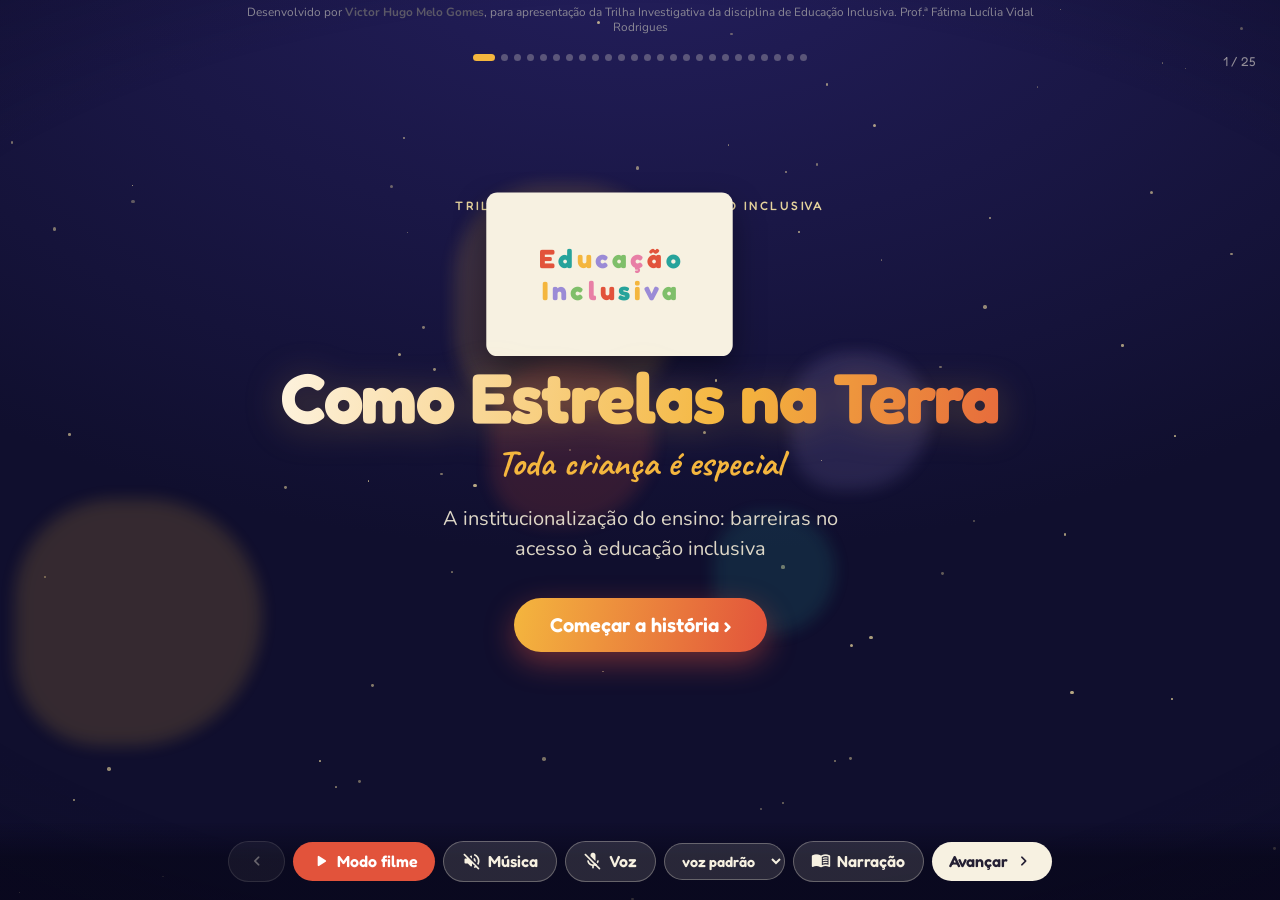
<file: index.html>
<!DOCTYPE html>
<html lang="pt-BR">
<head>
  <meta charset="UTF-8">
  <meta name="viewport" content="width=device-width, initial-scale=1.0">
  <title>Como Estrelas na Terra (Curta)</title>
  <link rel="preconnect" href="https://fonts.googleapis.com">
  <link rel="preconnect" href="https://fonts.gstatic.com" crossorigin>
  <link href="https://fonts.googleapis.com/css2?family=Fredoka:wght@400;500;600;700&family=Caveat:wght@600;700&family=Nunito:wght@400;600;700;800&display=swap" rel="stylesheet">
  <link href="https://fonts.googleapis.com/icon?family=Material+Symbols+Rounded" rel="stylesheet">
  
  <!-- Stylesheets -->
  <link rel="stylesheet" href="css/base.css">
  <link rel="stylesheet" href="css/animations.css">
  <link rel="stylesheet" href="css/layout.css">
  <link rel="stylesheet" href="css/scenery.css">
  <link rel="stylesheet" href="css/props.css">
  <link rel="stylesheet" href="css/controls.css">
</head>
<body>
  <div class="layer" id="stars"></div>
  <div class="layer" id="blobs"></div>
  <div class="shoot" id="shoot"></div>
  <div class="layer vignette"></div>
  <div class="wipe" id="wipe"></div>
  
  <div class="credit">
    Desenvolvido por <b>Victor Hugo Melo Gomes</b>, para apresentação da Trilha Investigativa da disciplina de Educação Inclusiva. Prof.ª Fátima Lucília Vidal Rodrigues
  </div>
  
  <div class="dots" id="dots"></div>
  <div class="counter" id="counter"></div>
  <div class="stage" id="stage"></div>
  
  <div class="bar">
    <button class="ghost" id="prev"><span class="material-symbols-rounded">chevron_left</span></button>
    <button class="play" id="movie"><span class="material-symbols-rounded">play_arrow</span><span class="btn-text">Modo filme</span></button>
    <button class="ghost" id="music"><span class="material-symbols-rounded">volume_off</span><span class="btn-text">Música</span></button>
    <button class="ghost" id="voice"><span class="material-symbols-rounded">mic_off</span><span class="btn-text">Voz</span></button>
    <select class="vpick" id="voicePick" title="Escolher voz"><option>voz padrão</option></select>
    <button class="ghost" id="notes"><span class="material-symbols-rounded">menu_book</span><span class="btn-text">Narração</span></button>
    <button id="next"><span class="btn-text">Avançar</span><span class="material-symbols-rounded">chevron_right</span></button>
  </div>

  <!-- JavaScript Modules -->
  <script src="js/state.js"></script>
  <script src="js/data/scenes.js"></script>
  <script src="js/data/dialogues.js"></script>
  <script src="js/components/characters.js"></script>
  <script src="js/components/scenery.js"></script>
  <script src="js/systems/audio.js"></script>
  <script src="js/systems/effects.js"></script>
  <script src="js/systems/voice.js"></script>
  <script src="js/systems/choreography.js"></script>
  <script src="js/interactions/classroom.js"></script>
  <script src="js/interactions/complaint.js"></script>
  <script src="js/interactions/compare.js"></script>
  <script src="js/interactions/father_anger.js"></script>
  <script src="js/interactions/farewell.js"></script>
  <script src="js/interactions/strict_school.js"></script>
  <script src="js/interactions/rajan.js"></script>
  <script src="js/app.js"></script>
</body>
</html>
</file>
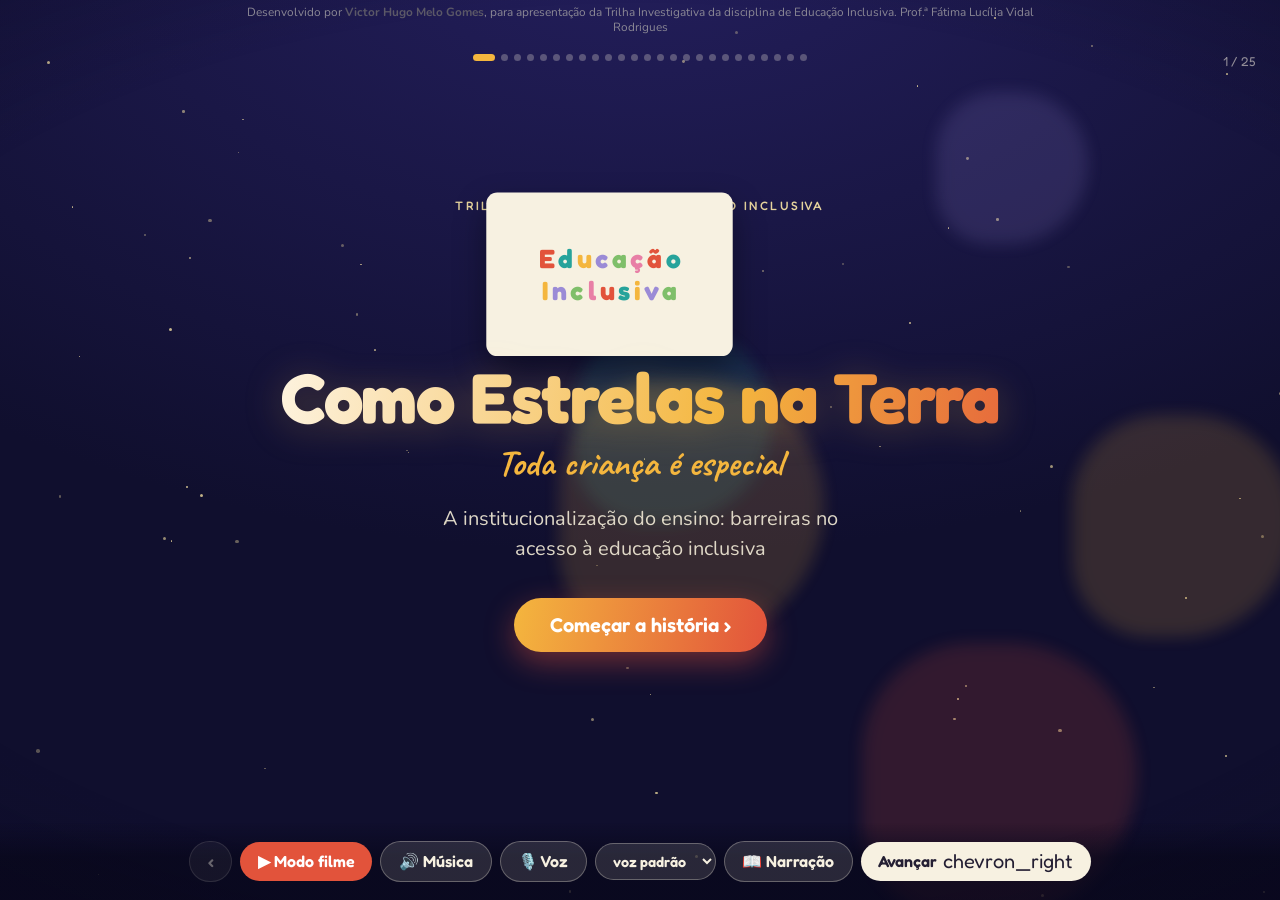
<file: Educacao_Inclusiva_Como_Estrelas_Na_Terra.html>
<!DOCTYPE html>
<html lang="pt-BR">
<head>
  <meta charset="UTF-8">
  <meta name="viewport" content="width=device-width, initial-scale=1.0">
  <title>Como Estrelas na Terra (Curta)</title>
  <link rel="preconnect" href="https://fonts.googleapis.com">
  <link rel="preconnect" href="https://fonts.gstatic.com" crossorigin>
  <link href="https://fonts.googleapis.com/css2?family=Fredoka:wght@400;500;600;700&family=Caveat:wght@600;700&family=Nunito:wght@400;600;700;800&display=swap" rel="stylesheet">
  
  <!-- Stylesheets -->
  <link rel="stylesheet" href="css/base.css">
  <link rel="stylesheet" href="css/animations.css">
  <link rel="stylesheet" href="css/layout.css">
  <link rel="stylesheet" href="css/scenery.css">
  <link rel="stylesheet" href="css/props.css">
  <link rel="stylesheet" href="css/controls.css">
</head>
<body>
  <div class="layer" id="stars"></div>
  <div class="layer" id="blobs"></div>
  <div class="shoot" id="shoot"></div>
  <div class="layer vignette"></div>
  <div class="wipe" id="wipe"></div>
  
  <div class="credit">
    Desenvolvido por <b>Victor Hugo Melo Gomes</b>, para apresentação da Trilha Investigativa da disciplina de Educação Inclusiva. Prof.ª Fátima Lucília Vidal Rodrigues
  </div>
  
  <div class="dots" id="dots"></div>
  <div class="counter" id="counter"></div>
  <div class="stage" id="stage"></div>
  
  <div class="bar">
    <button class="ghost" id="prev">‹</button>
    <button class="play" id="movie">▶ Modo filme</button>
    <button class="ghost" id="music">🔊 Música</button>
    <button class="ghost" id="voice">🎙️ Voz</button>
    <select class="vpick" id="voicePick" title="Escolher voz"><option>voz padrão</option></select>
    <button class="ghost" id="notes">📖 Narração</button>
    <button id="next">Avançar ›</button>
  </div>

  <!-- JavaScript Modules -->
  <script src="js/state.js"></script>
  <script src="js/data/scenes.js"></script>
  <script src="js/data/dialogues.js"></script>
  <script src="js/components/characters.js"></script>
  <script src="js/components/scenery.js"></script>
  <script src="js/systems/audio.js"></script>
  <script src="js/systems/effects.js"></script>
  <script src="js/systems/voice.js"></script>
  <script src="js/systems/choreography.js"></script>
  <script src="js/interactions/classroom.js"></script>
  <script src="js/interactions/complaint.js"></script>
  <script src="js/interactions/compare.js"></script>
  <script src="js/interactions/father_anger.js"></script>
  <script src="js/interactions/farewell.js"></script>
  <script src="js/interactions/strict_school.js"></script>
  <script src="js/interactions/rajan.js"></script>
  <script src="js/app.js"></script>
</body>
</html>
</file>
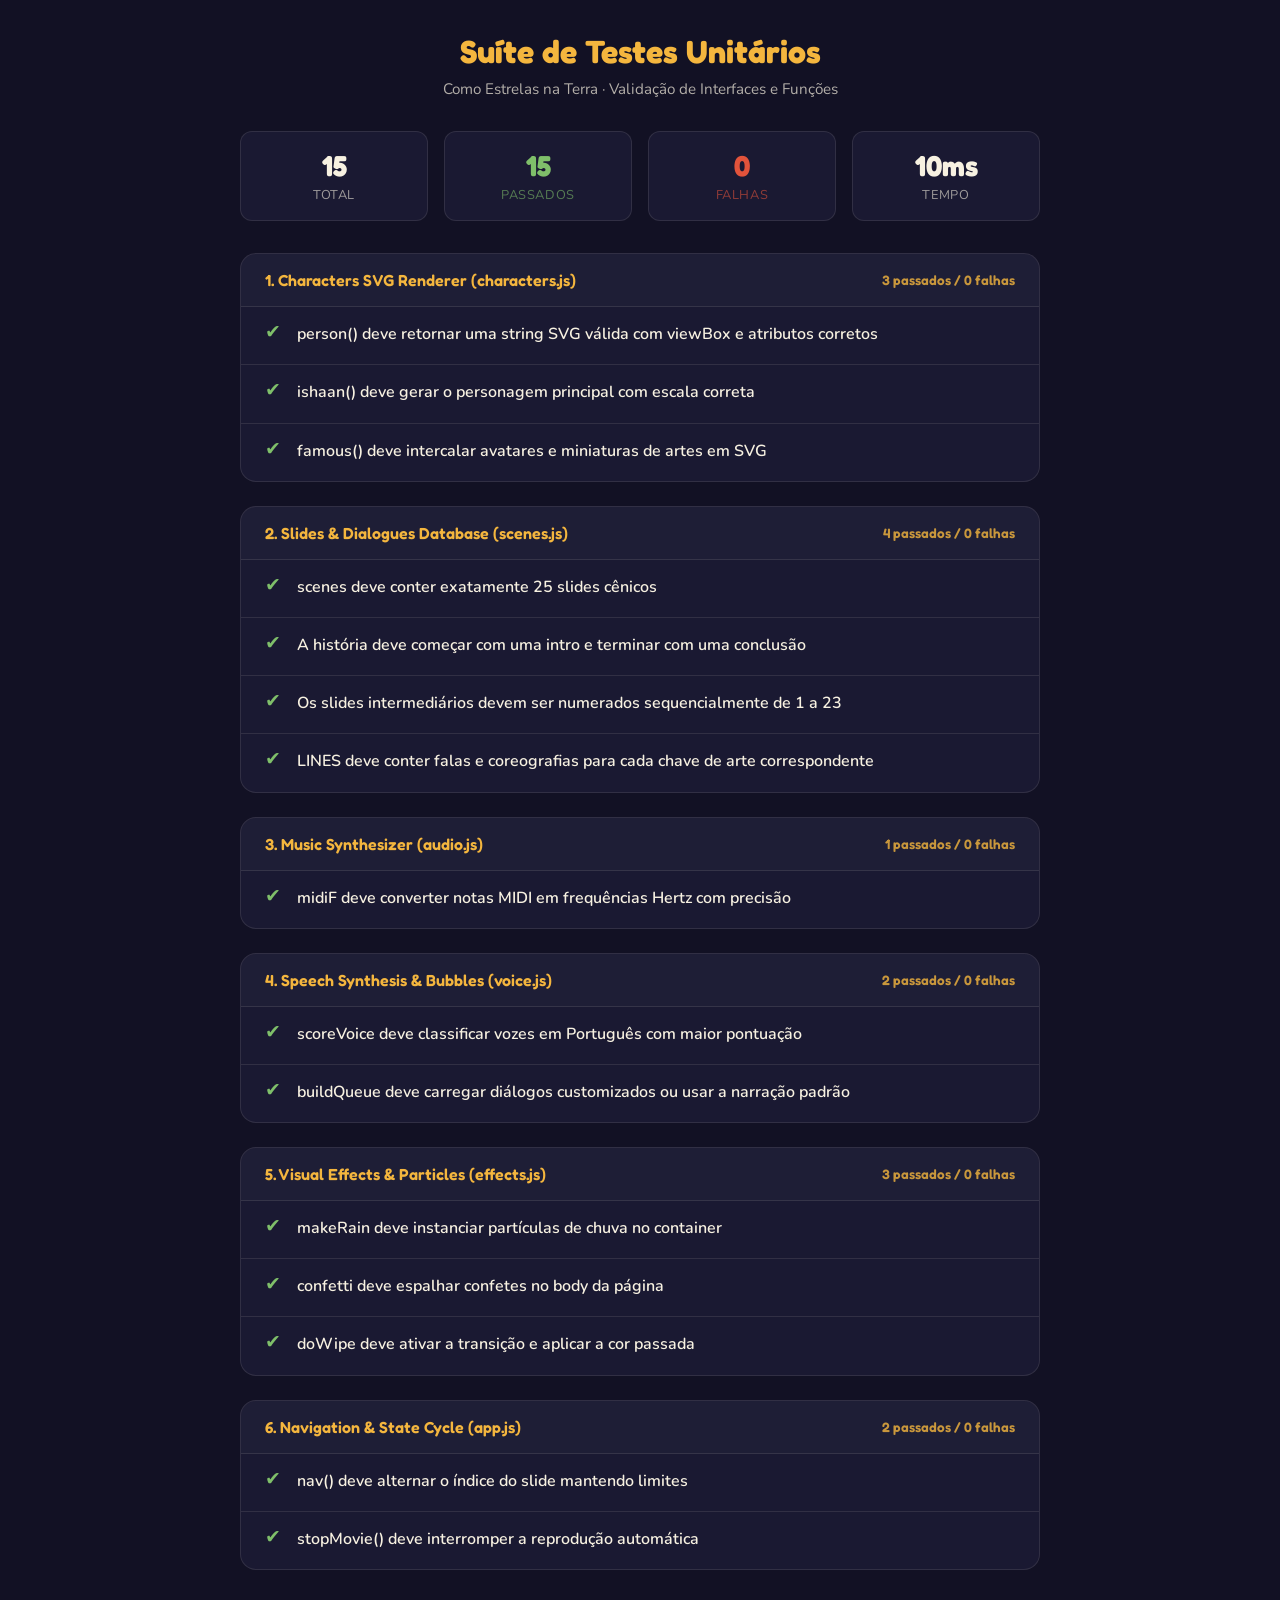
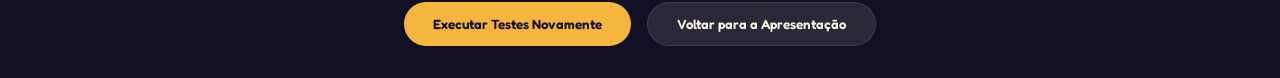
<file: test.html>
<!DOCTYPE html>
<html lang="pt-BR">
<head>
  <meta charset="UTF-8">
  <meta name="viewport" content="width=device-width, initial-scale=1.0">
  <title>Como Estrelas na Terra - Testes Unitários</title>
  <link rel="preconnect" href="https://fonts.googleapis.com">
  <link rel="preconnect" href="https://fonts.gstatic.com" crossorigin>
  <link href="https://fonts.googleapis.com/css2?family=Fredoka:wght@400;600;700&family=Nunito:wght@400;600;700&display=swap" rel="stylesheet">
  <style>
    :root {
      --bg: #121124;
      --card-bg: #1a1932;
      --text: #f7f1e1;
      --primary: #f4b63e;
      --success: #7fbf6a;
      --error: #e2533b;
      --border: rgba(247, 241, 225, 0.1);
    }
    * { box-sizing: border-box; margin: 0; padding: 0; }
    body {
      font-family: 'Nunito', sans-serif;
      background: var(--bg);
      color: var(--text);
      min-height: 100vh;
      padding: 2rem 1rem;
      display: flex;
      flex-direction: column;
      align-items: center;
    }
    .container {
      width: 100%;
      max-width: 800px;
    }
    header {
      margin-bottom: 2rem;
      text-align: center;
    }
    h1 {
      font-family: 'Fredoka', sans-serif;
      color: var(--primary);
      margin-bottom: 0.5rem;
    }
    .subtitle {
      opacity: 0.7;
      font-size: 0.95rem;
    }
    .stats-bar {
      display: grid;
      grid-template-columns: repeat(4, 1fr);
      gap: 1rem;
      margin-bottom: 2rem;
    }
    .stat-card {
      background: var(--card-bg);
      border: 1px solid var(--border);
      border-radius: 12px;
      padding: 1rem;
      text-align: center;
    }
    .stat-card .value {
      font-size: 1.8rem;
      font-weight: 700;
      font-family: 'Fredoka', sans-serif;
      margin-bottom: 0.2rem;
    }
    .stat-card .label {
      font-size: 0.8rem;
      text-transform: uppercase;
      opacity: 0.6;
      letter-spacing: 0.05em;
    }
    .suite-card {
      background: var(--card-bg);
      border: 1px solid var(--border);
      border-radius: 16px;
      margin-bottom: 1.5rem;
      overflow: hidden;
    }
    .suite-header {
      background: rgba(255, 255, 255, 0.02);
      padding: 1rem 1.5rem;
      border-bottom: 1px solid var(--border);
      font-family: 'Fredoka', sans-serif;
      font-weight: 600;
      color: var(--primary);
      display: flex;
      justify-content: space-between;
      align-items: center;
    }
    .test-list {
      list-style: none;
    }
    .test-item {
      padding: 1rem 1.5rem;
      border-bottom: 1px solid var(--border);
      display: flex;
      align-items: flex-start;
      gap: 1rem;
    }
    .test-item:last-child {
      border-bottom: none;
    }
    .status-icon {
      font-size: 1.2rem;
      line-height: 1;
    }
    .status-icon.success { color: var(--success); }
    .status-icon.error { color: var(--error); }
    .test-details {
      flex-grow: 1;
    }
    .test-desc {
      font-weight: 600;
      margin-bottom: 0.2rem;
    }
    .test-err {
      font-family: monospace;
      font-size: 0.85rem;
      background: rgba(226, 83, 59, 0.1);
      color: #ff8876;
      padding: 0.5rem 0.8rem;
      border-radius: 6px;
      margin-top: 0.4rem;
      white-space: pre-wrap;
      border: 1px solid rgba(226, 83, 59, 0.2);
    }
    .actions {
      display: flex;
      justify-content: center;
      margin-top: 2rem;
      gap: 1rem;
    }
    button {
      font-family: 'Fredoka', sans-serif;
      font-weight: 600;
      padding: 0.8rem 1.8rem;
      border-radius: 99px;
      border: none;
      cursor: pointer;
      color: #121124;
      background: var(--primary);
      transition: transform 0.15s, opacity 0.15s;
    }
    button:hover {
      opacity: 0.95;
      transform: translateY(-1px);
    }
    button:active {
      transform: translateY(1px);
    }
    button.secondary {
      background: rgba(247, 241, 225, 0.1);
      color: var(--text);
      border: 1px solid var(--border);
    }

    /* Hidden mock containers for visual effects tests */
    #mock-container {
      display: none;
    }
  </style>
</head>
<body>

  <!-- Mock containers to let app.js parse and bind events without throwing -->
  <div id="mock-container">
    <div id="stage"></div>
    <div id="dots"></div>
    <div id="counter"></div>
    <button id="prev"></button>
    <button id="next"></button>
    <button id="notes"></button>
    <button id="movie"></button>
    <button id="music"></button>
    <button id="voice"></button>
    <select id="voicePick"></select>
    <div id="stars"></div>
    <div id="blobs"></div>
    <div id="shoot"></div>
    <div id="wipe"></div>
  </div>

  <div class="container">
    <header>
      <h1>Suíte de Testes Unitários</h1>
      <div class="subtitle">Como Estrelas na Terra · Validação de Interfaces e Funções</div>
    </header>

    <div class="stats-bar">
      <div class="stat-card">
        <div class="value" id="stat-total">0</div>
        <div class="label">Total</div>
      </div>
      <div class="stat-card" style="color: var(--success)">
        <div class="value" id="stat-passed">0</div>
        <div class="label">Passados</div>
      </div>
      <div class="stat-card" style="color: var(--error)">
        <div class="value" id="stat-failed">0</div>
        <div class="label">Falhas</div>
      </div>
      <div class="stat-card">
        <div class="value" id="stat-time">0ms</div>
        <div class="label">Tempo</div>
      </div>
    </div>

    <div id="results"></div>

    <div class="actions">
      <button onclick="runAllTests()">Executar Testes Novamente</button>
      <button class="secondary" onclick="window.location.href='index.html'">Voltar para a Apresentação</button>
    </div>
  </div>

  <!-- Load all source scripts to be tested -->
  <script src="js/state.js"></script>
  <script src="js/data/scenes.js"></script>
  <script src="js/data/dialogues.js"></script>
  <script src="js/components/characters.js"></script>
  <script src="js/components/scenery.js"></script>
  <script src="js/systems/audio.js"></script>
  <script src="js/systems/effects.js"></script>
  <script src="js/systems/voice.js"></script>
  <script src="js/systems/choreography.js"></script>
  <script src="js/interactions/classroom.js"></script>
  <script src="js/interactions/complaint.js"></script>
  <script src="js/interactions/compare.js"></script>
  <script src="js/interactions/father_anger.js"></script>
  <script src="js/interactions/farewell.js"></script>
  <script src="js/interactions/strict_school.js"></script>
  <script src="js/interactions/rajan.js"></script>
  <script src="js/app.js"></script>

  <!-- Lightweight Assert & Test Runner Framework -->
  <script>
    const suites = {};
    let currentSuite = "";

    function suite(name, fn) {
      currentSuite = name;
      suites[name] = [];
      fn();
    }

    function test(description, fn) {
      suites[currentSuite].push({ description, fn });
    }

    function assert(condition, message) {
      if (!condition) {
        throw new Error(message || "Assertion failed: expected true, got false");
      }
    }

    assert.equal = function(actual, expected, message) {
      if (actual !== expected) {
        throw new Error((message ? message + " | " : "") + `Expected "${expected}" (type ${typeof expected}), but got "${actual}" (type ${typeof actual})`);
      }
    };

    assert.includes = function(string, substring, message) {
      if (!string || typeof string !== 'string' || !string.includes(substring)) {
        throw new Error((message ? message + " | " : "") + `Expected string to include "${substring}"`);
      }
    };

    /* ===== DEFINE TESTS ===== */

    suite("1. Characters SVG Renderer (characters.js)", () => {
      test("person() deve retornar uma string SVG válida com viewBox e atributos corretos", () => {
        const svg = person();
        assert(typeof svg === 'string', "O retorno deve ser uma string");
        assert.includes(svg, "<svg", "Deve conter a tag de abertura <svg");
        assert.includes(svg, "</svg>", "Deve conter a tag de fechamento </svg>");
        assert.includes(svg, 'viewBox="0 0 120 200"', "Deve conter a viewBox correta");
        assert.includes(svg, 'class="ch "', "Deve ter a classe padrão ch");
      });

      test("ishaan() deve gerar o personagem principal com escala correta", () => {
        const standard = ishaan("happy");
        const scaled = ishaan("happy", 1.5);
        assert.includes(standard, 'width="72"', "A largura padrão deve ser 72");
        assert.includes(scaled, 'width="108"', "A largura escalada a 1.5 deve ser 108 (72 * 1.5)");
      });

      test("famous() deve intercalar avatares e miniaturas de artes em SVG", () => {
        const portrait = `<svg id="picasso-face"></svg>`;
        const art = `<svg id="cubism-art"></svg>`;
        const result = famous(portrait, "Picasso", art, "Cubismo");
        assert.includes(result, "Picasso", "Deve renderizar o nome do artista");
        assert.includes(result, "Cubismo", "Deve renderizar o nome da obra");
        assert.includes(result, portrait, "Deve conter a face em SVG do artista");
        assert.includes(result, art, "Deve conter a obra em SVG");
      });
    });

    suite("2. Slides & Dialogues Database (scenes.js)", () => {
      test("scenes deve conter exatamente 25 slides cênicos", () => {
        assert.equal(scenes.length, 25, "A história completa tem 25 slides");
      });

      test("A história deve começar com uma intro e terminar com uma conclusão", () => {
        assert.equal(scenes[0].type, "intro", "O primeiro slide deve ser de tipo intro");
        assert.equal(scenes[scenes.length - 1].type, "close", "O último slide deve ser de tipo close");
      });

      test("Os slides intermediários devem ser numerados sequencialmente de 1 a 23", () => {
        for (let i = 1; i <= 23; i++) {
          assert.equal(scenes[i].num, i, `A cena ${i} deve conter o número sequencial ${i}`);
          assert(scenes[i].title, `A cena ${i} deve conter um título`);
          assert(scenes[i].narration, `A cena ${i} deve conter uma narração`);
        }
      });

      test("LINES deve conter falas e coreografias para cada chave de arte correspondente", () => {
        const expectedKeys = ["wonder", "classroom", "compare", "gate", "teacher", "tutoring", "cards", "easel"];
        expectedKeys.forEach(key => {
          assert(LINES[key], `LINES deve possuir diálogos para a cena "${key}"`);
          assert(Array.isArray(LINES[key]), `A entrada LINES.${key} deve ser uma Array`);
          assert(LINES[key].length > 0, `LINES.${key} deve conter pelo menos uma fala`);
        });
      });
    });

    suite("3. Music Synthesizer (audio.js)", () => {
      test("midiF deve converter notas MIDI em frequências Hertz com precisão", () => {
        // Nota MIDI 69 é o Lá de referência (440Hz)
        assert.equal(midiF(69), 440, "MIDI 69 deve ser exatamente 440Hz");
        // Nota MIDI 60 é o Dó Central (261.63Hz)
        const centralC = midiF(60);
        assert(Math.abs(centralC - 261.63) < 0.01, "MIDI 60 deve ser aproximadamente 261.63Hz");
      });
    });

    suite("4. Speech Synthesis & Bubbles (voice.js)", () => {
      test("scoreVoice deve classificar vozes em Português com maior pontuação", () => {
        const ptVoiceBr = { name: "Google pt-BR Female", lang: "pt-BR" };
        const ptVoicePt = { name: "Microsoft Helia - Portuguese (Portugal)", lang: "pt-PT" };
        const enVoice = { name: "Microsoft David - English (United States)", lang: "en-US" };

        assert(scoreVoice(ptVoiceBr) > scoreVoice(ptVoicePt), "pt-BR deve ter maior pontuação que pt-PT");
        assert(scoreVoice(ptVoicePt) > scoreVoice(enVoice), "Vozes em Português devem ter maior pontuação que Inglês");
      });

      test("buildQueue deve carregar diálogos customizados ou usar a narração padrão", () => {
        // Slide 0 (Intro) usa a narração padrão
        const queueIntro = buildQueue(0);
        assert.equal(queueIntro.length, 1, "A introdução deve ter 1 bloco de narração");
        assert.equal(queueIntro[0][0], "narrator", "O locutor deve ser narrator");

        // Slide 1 (Cena 1 - wonder) possui diálogos no LINES
        const queueScene1 = buildQueue(1);
        assert.equal(queueScene1.length, 2, "A cena 1 possui 2 linhas de falas");
        assert.equal(queueScene1[0][0], "narrator", "A primeira fala é do narrador");
        assert.equal(queueScene1[1][0], "ishaan", "A segunda fala é do Ishaan");
      });
    });

    suite("5. Visual Effects & Particles (effects.js)", () => {
      test("makeRain deve instanciar partículas de chuva no container", () => {
        const parent = document.createElement("div");
        parent.id = "rainScene";
        document.body.appendChild(parent);

        makeRain();

        assert(parent.children.length === 34, "Deve instanciar exatamente 34 spans de chuva");
        parent.remove();
      });

      test("confetti deve espalhar confetes no body da página", () => {
        const initialCount = document.querySelectorAll(".confetti").length;
        
        confetti(20);
        
        const currentCount = document.querySelectorAll(".confetti").length;
        assert.equal(currentCount, initialCount + 20, "Deve criar 20 elementos de confete");

        // Limpeza
        document.querySelectorAll(".confetti").forEach(el => el.remove());
      });

      test("doWipe deve ativar a transição e aplicar a cor passada", () => {
        const wipeEl = document.getElementById("wipe");
        wipeEl.classList.remove("go");

        doWipe("#ff0000");

        assert.equal(wipeEl.style.getPropertyValue("--swipe"), "#ff0000", "Deve aplicar a variável de cor --swipe");
        assert(wipeEl.classList.contains("go"), "Deve conter a classe CSS go para animar");
      });
    });

    suite("6. Navigation & State Cycle (app.js)", () => {
      test("nav() deve alternar o índice do slide mantendo limites", () => {
        idx = 0;
        nav(1);
        assert.equal(idx, 1, "nav(1) deve ir para o slide 1");
        nav(-1);
        assert.equal(idx, 0, "nav(-1) deve retornar para o slide 0");
      });

      test("stopMovie() deve interromper a reprodução automática", () => {
        playing = true;
        stopMovie();
        assert.equal(playing, false, "playing deve ser setado para false");
      });
    });

    /* ===== RUNNER CORE ===== */

    function runAllTests() {
      const resultsDiv = document.getElementById("results");
      resultsDiv.innerHTML = "";

      let total = 0;
      let passed = 0;
      let failed = 0;
      const startTime = performance.now();

      for (const suiteName in suites) {
        const suiteCard = document.createElement("div");
        suiteCard.className = "suite-card";

        const header = document.createElement("div");
        header.className = "suite-header";
        header.innerHTML = `<span>${suiteName}</span>`;
        suiteCard.appendChild(header);

        const list = document.createElement("ul");
        list.className = "test-list";

        let suitePassed = 0;
        let suiteFailed = 0;

        suites[suiteName].forEach(testCase => {
          total++;
          const item = document.createElement("li");
          item.className = "test-item";

          try {
            testCase.fn();
            passed++;
            suitePassed++;
            item.innerHTML = `
              <span class="status-icon success">✔</span>
              <div class="test-details">
                <div class="test-desc">${testCase.description}</div>
              </div>
            `;
          } catch (err) {
            failed++;
            suiteFailed++;
            item.innerHTML = `
              <span class="status-icon error">✘</span>
              <div class="test-details">
                <div class="test-desc" style="color: var(--error)">${testCase.description}</div>
                <div class="test-err">${err.message}</div>
              </div>
            `;
          }
          list.appendChild(item);
        });

        header.innerHTML += `<span style="font-size: 0.85rem; opacity: 0.8;">
          ${suitePassed} passados / ${suiteFailed} falhas
        </span>`;

        suiteCard.appendChild(list);
        resultsDiv.appendChild(suiteCard);
      }

      const duration = Math.round(performance.now() - startTime);

      document.getElementById("stat-total").textContent = total;
      document.getElementById("stat-passed").textContent = passed;
      document.getElementById("stat-failed").textContent = failed;
      document.getElementById("stat-time").textContent = duration + "ms";
    }

    // Run automatically on load
    window.addEventListener("DOMContentLoaded", runAllTests);
  </script>
</body>
</html>
</file>
<file: css/base.css>
:root {
  --sky-1: #100F2E;
  --sky-2: #241F5E;
  --paper: #F7F1E1;
  --ink: #241F33;
  --marigold: #F4B63E;
  --vermilion: #E2533B;
  --teal: #27A39B;
  --lilac: #9B8BD6;
  --star: #FDE9A7;
  --pink: #E87FA6;
  --green: #7FBF6A;
  --deficiencia: #27A39B;
  --classe: #F4B63E;
  --genero: #E2533B;
  --raca: #9B8BD6;
}

* {
  box-sizing: border-box;
  margin: 0;
  padding: 0;
}

html, body {
  height: 100%;
  overflow: hidden;
}

body {
  font-family: 'Nunito', sans-serif;
  color: var(--paper);
  overflow: hidden;
  background: radial-gradient(130% 110% at 50% -10%, var(--sky-2) 0%, var(--sky-1) 65%);
  transition: background 1.2s ease;
  -webkit-font-smoothing: antialiased;
}

body.warm {
  --sky-2: #3a2a52;
}

body.cold {
  --sky-2: #1c2748;
}

.layer {
  position: fixed;
  inset: 0;
  pointer-events: none;
}

#stars {
  z-index: 0;
}

#stars i {
  position: absolute;
  border-radius: 50%;
  background: var(--star);
  animation: tw 3.6s ease-in-out infinite;
}

#blobs i {
  position: absolute;
  border-radius: 46% 54% 60% 40%;
  filter: blur(8px);
  opacity: .16;
  animation: drift 18s ease-in-out infinite;
}

.vignette {
  z-index: 2;
  background: radial-gradient(120% 90% at 50% 50%, transparent 55%, rgba(6, 5, 22, .55));
}
</file>
<file: css/animations.css>
/* ===== KEYFRAMES & UTILITY ANIMATIONS ===== */

@keyframes tw {
  0%, 100% {
    opacity: .2;
    transform: scale(.6);
  }
  50% {
    opacity: 1;
    transform: scale(1.2);
  }
}

.shoot {
  position: absolute;
  top: 14%;
  left: -12%;
  width: 120px;
  height: 2px;
  background: linear-gradient(90deg, transparent, var(--star));
  border-radius: 2px;
  filter: drop-shadow(0 0 6px var(--star));
  opacity: 0;
}

.shoot.go {
  animation: shoot 1.5s ease-in forwards;
}

@keyframes shoot {
  0% {
    opacity: 0;
    transform: translate(0, 0) rotate(18deg);
  }
  15% {
    opacity: 1;
  }
  100% {
    opacity: 0;
    transform: translate(120vw, 46vh) rotate(18deg);
  }
}

@keyframes drift {
  0%, 100% {
    transform: translate(0, 0) rotate(0);
  }
  50% {
    transform: translate(30px, -26px) rotate(40deg);
  }
}

/* Paint wipe transition */
.wipe {
  position: fixed;
  inset: 0;
  z-index: 6;
  pointer-events: none;
  opacity: 0;
  transform: translateX(-115%);
  background: linear-gradient(90deg, transparent, var(--swipe, #F4B63E) 45%, var(--swipe, #F4B63E) 55%, transparent);
}

.wipe.go {
  animation: wipe .62s ease-in-out;
}

@keyframes wipe {
  0% {
    transform: translateX(-115%);
    opacity: 0;
  }
  35% {
    opacity: .55;
  }
  50% {
    transform: translateX(0);
  }
  100% {
    transform: translateX(115%);
    opacity: 0;
  }
}

@keyframes slideIn {
  from {
    opacity: 0;
    transform: translateY(26px) scale(.985);
  }
  to {
    opacity: 1;
    transform: none;
  }
}

@keyframes fadeUp {
  from {
    opacity: 0;
    transform: translateY(14px);
  }
  to {
    opacity: 1;
    transform: none;
  }
}

/* Character Idle States */
.breathe {
  animation: breathe 3.4s ease-in-out infinite;
}

@keyframes breathe {
  0%, 100% {
    transform: translateY(0);
  }
  50% {
    transform: translateY(-7px);
  }
}

.wobble {
  animation: wobble 2.8s ease-in-out infinite;
}

@keyframes wobble {
  0%, 100% {
    transform: rotate(-3deg);
  }
  50% {
    transform: rotate(3deg);
  }
}

/* Character Action Triggers */
.enter {
  animation: enter .8s cubic-bezier(.2, .8, .2, 1) backwards;
}
.enter.d1 {
  animation-delay: .15s;
}
.enter.d2 {
  animation-delay: .3s;
}
.enter.d3 {
  animation-delay: .45s;
}

@keyframes enter {
  from {
    opacity: 0;
    transform: translateY(40px) scale(.85);
  }
  to {
    opacity: 1;
    transform: none;
  }
}

.act-reach {
  animation: reach 2.4s ease-in-out infinite;
}

@keyframes reach {
  0%, 100% {
    transform: translateY(0) rotate(-2deg);
  }
  50% {
    transform: translateY(-12px) rotate(4deg);
  }
}

.act-walkR {
  animation: walkR 1.1s cubic-bezier(.2, .8, .2, 1) backwards, breathe 3.4s 1.1s ease-in-out infinite;
}

@keyframes walkR {
  from {
    opacity: 0;
    transform: translateX(120px);
  }
  to {
    opacity: 1;
    transform: translateX(0);
  }
}

.act-walkL {
  animation: walkL 1.1s cubic-bezier(.2, .8, .2, 1) backwards, breathe 3.4s 1.1s ease-in-out infinite;
}

@keyframes walkL {
  from {
    opacity: 0;
    transform: translateX(-120px);
  }
  to {
    opacity: 1;
    transform: translateX(0);
  }
}

.act-cheer {
  animation: cheer .9s ease-in-out infinite;
}

@keyframes cheer {
  0%, 100% {
    transform: translateY(0) rotate(-3deg);
  }
  45% {
    transform: translateY(-16px) rotate(4deg);
  }
}

.act-sway {
  animation: sway 3.6s ease-in-out infinite;
}

@keyframes sway {
  0%, 100% {
    transform: rotate(-4deg);
  }
  50% {
    transform: rotate(4deg);
  }
}

.act-hop {
  animation: hop 1.1s ease-in-out infinite;
}

@keyframes hop {
  0%, 100% {
    transform: translateY(0);
  }
  30% {
    transform: translateY(-18px);
  }
  55% {
    transform: translateY(0);
  }
}

.shakeit {
  animation: shakeit .5s ease-in-out 2;
}

@keyframes shakeit {
  0%, 100% {
    transform: rotate(0);
  }
  25% {
    transform: rotate(-6deg);
  }
  75% {
    transform: rotate(6deg);
  }
}

/* Dance & Letters Effects */
@keyframes dance {
  0%, 100% {
    transform: translateY(0) rotate(-10deg);
  }
  50% {
    transform: translateY(-26%) rotate(12deg);
  }
}

@keyframes spill {
  0% {
    opacity: 0;
    transform: translate(0, -10px) rotate(0);
  }
  20% {
    opacity: 1;
  }
  100% {
    opacity: 0;
    transform: translate(var(--dx), 60px) rotate(var(--dr));
  }
}

.dreamstar {
  filter: drop-shadow(0 0 14px var(--star));
  animation: twirl 4s ease-in-out infinite;
}

@keyframes twirl {
  0%, 100% {
    transform: rotate(-10deg) scale(1);
  }
  50% {
    transform: rotate(10deg) scale(1.15);
  }
}

.floaty {
  animation: floaty 5s ease-in-out infinite;
}

@keyframes floaty {
  0%, 100% {
    transform: translateY(0);
  }
  50% {
    transform: translateY(-16px);
  }
}

@keyframes pulse {
  0%, 100% {
    transform: scale(1);
  }
  50% {
    transform: scale(1.12);
  }
}

@keyframes rain {
  to {
    transform: translateY(120%);
  }
}

.burst.go {
  animation: burst 1s ease-out forwards;
}

@keyframes burst {
  0% {
    opacity: 0;
    transform: translate(-50%, -50%) scale(.1);
  }
  40% {
    opacity: .5;
  }
  100% {
    opacity: 0;
    transform: translate(-50%, -50%) scale(3.4);
  }
}

.splat {
  animation: pop .6s backwards;
}

@keyframes pop {
  from {
    opacity: 0;
    transform: scale(0);
  }
  to {
    opacity: 1;
    transform: scale(1);
  }
}

@keyframes deal {
  from {
    opacity: 0;
    transform: translateY(30px) rotate(-12deg) scale(.8);
  }
}

@keyframes paintIn {
  from {
    opacity: 0;
    transform: scale(0);
  }
  to {
    opacity: 1;
    transform: scale(1);
  }
}

@keyframes spin {
  to {
    transform: rotate(360deg);
  }
}

@keyframes counter {
  to {
    transform: rotate(-360deg);
  }
}

@keyframes fadein {
  from {
    opacity: 0;
    transform: translateY(10px);
  }
  to {
    opacity: 1;
    transform: none;
  }
}

/* Fall of barriers keyframes */
@keyframes fallL {
  0% {
    transform: translateX(0) rotate(0);
  }
  60% {
    opacity: 1;
  }
  100% {
    opacity: 0;
    transform: translateX(-70px) rotate(-72deg);
  }
}

@keyframes fallR {
  0% {
    transform: translateX(0) rotate(0);
  }
  60% {
    opacity: 1;
  }
  100% {
    opacity: 0;
    transform: translateX(70px) rotate(72deg);
  }
}

@keyframes fall {
  to {
    transform: translateY(108vh) rotate(720deg);
    opacity: .9;
  }
}

/* ===== CINEMATIC & CHARACTER GESTURE ANIMATIONS ===== */

/* Talking animation for SVG mouth */
.talking svg.ch .mouth {
  animation: talk-mouth 0.16s ease-in-out infinite alternate;
  transform-origin: 60px 80px;
}
@keyframes talk-mouth {
  0% { transform: scaleY(0.4); }
  100% { transform: scaleY(1.3) scaleX(1.05); }
}

/* Gesture: Aceno (Wave right arm) */
.gesture-wave svg.ch .arm-r {
  animation: gesture-wave-arm 0.6s ease-in-out infinite alternate;
}
@keyframes gesture-wave-arm {
  0% { transform: rotate(0deg); }
  100% { transform: rotate(-105deg); }
}

/* Gesture: Gesticulação (Explain with both arms) */
.gesture-explain svg.ch .arm-l {
  animation: gesture-explain-arm-l 1s ease-in-out infinite alternate;
}
.gesture-explain svg.ch .arm-r {
  animation: gesture-explain-arm-r 1s ease-in-out infinite alternate;
}
@keyframes gesture-explain-arm-l {
  0% { transform: rotate(-5deg); }
  100% { transform: rotate(35deg); }
}
@keyframes gesture-explain-arm-r {
  0% { transform: rotate(5deg); }
  100% { transform: rotate(-35deg); }
}

/* Gesture: Elevação de braços (Excited / Raising hands) */
.gesture-raise svg.ch .arm-l {
  transform: rotate(135deg);
  transition: transform 0.4s cubic-bezier(0.175, 0.885, 0.32, 1.275);
}
.gesture-raise svg.ch .arm-r {
  transform: rotate(-135deg);
  transition: transform 0.4s cubic-bezier(0.175, 0.885, 0.32, 1.275);
}

/* Gesture: Apontar (Point right arm forward) */
.gesture-point svg.ch .arm-r {
  transform: rotate(-85deg);
  transition: transform 0.3s ease-out;
}

/* Gesture: Assustado (Tremble arms and head) */
.gesture-scared svg.ch .arm-l {
  animation: gesture-tremble-l 0.1s infinite alternate;
}
.gesture-scared svg.ch .arm-r {
  animation: gesture-tremble-r 0.1s 0.05s infinite alternate;
}
@keyframes gesture-tremble-l {
  0% { transform: rotate(-10deg) translate(-1px, 1px); }
  100% { transform: rotate(5deg) translate(1px, -1px); }
}
@keyframes gesture-tremble-r {
  0% { transform: rotate(10deg) translate(1px, -1px); }
  100% { transform: rotate(-5deg) translate(-1px, 1px); }
}

/* Gesture: Abraço (Hug arms wrapped forward) */
.gesture-hug svg.ch .arm-l {
  transform: rotate(65deg) scaleX(1.1);
  transition: transform 0.5s ease;
}
.gesture-hug svg.ch .arm-r {
  transform: rotate(-65deg) scaleX(1.1);
  transition: transform 0.5s ease;
}

/* Camera: Zoom In (Focus) */
.scene.cam-zoom {
  animation: camera-zoom 7.5s cubic-bezier(0.25, 0.46, 0.45, 0.94) forwards;
}
@keyframes camera-zoom {
  0% { transform: scale(1); }
  100% { transform: scale(1.14) translateY(-12px); }
}

/* Camera: Pan Left */
.scene.cam-pan-l {
  animation: camera-pan-l 7.5s cubic-bezier(0.25, 0.46, 0.45, 0.94) forwards;
}
@keyframes camera-pan-l {
  0% { transform: scale(1.08) translateX(25px); }
  100% { transform: scale(1.08) translateX(-25px); }
}

/* Camera: Pan Right */
.scene.cam-pan-r {
  animation: camera-pan-r 7.5s cubic-bezier(0.25, 0.46, 0.45, 0.94) forwards;
}
@keyframes camera-pan-r {
  0% { transform: scale(1.08) translateX(-25px); }
  100% { transform: scale(1.08) translateX(25px); }
}

/* Camera: Shake (Drama / Tension / Laugh) */
@keyframes camera-shake {
  0%, 100% { transform: translate(0, 0) rotate(0deg); }
  20% { transform: translate(-3px, 2px) rotate(-0.5deg); }
  40% { transform: translate(2px, -1px) rotate(0.5deg); }
  60% { transform: translate(-2px, -2px) rotate(0deg); }
  80% { transform: translate(2px, 1px) rotate(0.5deg); }
}

.scene.cam-zoom-shake {
  animation: camera-zoom-shake 7.5s cubic-bezier(0.25, 0.46, 0.45, 0.94) forwards;
}
.scene.cam-zoom-shake.shaking {
  animation: camera-zoom-shake 7.5s cubic-bezier(0.25, 0.46, 0.45, 0.94) forwards, camera-shake 0.35s ease-in-out infinite;
}
@keyframes camera-zoom-shake {
  0% { transform: scale(1); }
  100% { transform: scale(1.18) translateY(-14px); }
}

/* Poses for Choreography & Narrative Animation */
#hero.pose-look-up svg.ch .head-group {
  transform: rotate(-12deg) translateY(2px);
}

#hero.pose-point-l svg.ch .head-group {
  transform: rotate(-8deg) translate(-2px, 1px);
}
#hero.pose-point-l svg.ch .arm-l {
  transform: rotate(100deg) scaleX(1.05);
}

#hero.pose-point-r svg.ch .head-group {
  transform: rotate(8deg) translate(2px, 1px);
}
#hero.pose-point-r svg.ch .arm-r {
  transform: rotate(-100deg) scaleX(1.05);
}

#hero.pose-excited svg.ch .head-group {
  transform: rotate(0deg) translateY(-2px);
  animation: head-bob-exc 0.4s ease-in-out infinite alternate;
}
#hero.pose-excited svg.ch .arm-l {
  transform: rotate(135deg);
  animation: wave-arm-l 0.5s ease-in-out infinite alternate;
}
#hero.pose-excited svg.ch .arm-r {
  transform: rotate(-135deg);
  animation: wave-arm-r 0.5s ease-in-out infinite alternate;
}

#hero.pose-wonder svg.ch .head-group {
  transform: rotate(-10deg) translateY(2px);
}
#hero.pose-wonder svg.ch .arm-l {
  transform: rotate(45deg);
}
#hero.pose-wonder svg.ch .arm-r {
  transform: rotate(-45deg);
}

@keyframes head-bob-exc {
  0% { transform: translateY(0) rotate(-2deg); }
  100% { transform: translateY(-5px) rotate(3deg); }
}
@keyframes wave-arm-l {
  0% { transform: rotate(120deg); }
  100% { transform: rotate(145deg); }
}
@keyframes wave-arm-r {
  0% { transform: rotate(-120deg); }
  100% { transform: rotate(-145deg); }
}

/* Parallax zoom animations for Scene 1 (Wonder) */
.scene.cam-zoom .sun {
  animation: floaty 6s ease-in-out infinite, cam-sun 7.5s cubic-bezier(0.25, 0.46, 0.45, 0.94) forwards;
}
.scene.cam-zoom .planet {
  animation: floaty 7s ease-in-out infinite, cam-planet 7.5s cubic-bezier(0.25, 0.46, 0.45, 0.94) forwards;
}
.scene.cam-zoom .dreamstar {
  animation: twirl 4s ease-in-out infinite, cam-star 7.5s cubic-bezier(0.25, 0.46, 0.45, 0.94) forwards;
}

@keyframes cam-sun {
  0% { transform: translateY(0) scale(1); }
  100% { transform: translateY(8px) scale(0.92); }
}
@keyframes cam-planet {
  0% { transform: translateY(0) scale(1); }
  100% { transform: translateY(11px) scale(0.9); }
}
@keyframes cam-star {
  0% { transform: rotate(-10deg) scale(1); }
  100% { transform: rotate(10deg) scale(1.06) translateY(-5px); }
}

/* Floating sparkle stars styling */
.sparkle-star {
  position: absolute;
  pointer-events: none;
  filter: drop-shadow(0 0 6px currentColor);
  z-index: 1;
}

/* Pupil eye-tracking animations for Choreography */
#hero.pose-look-up svg.ch .pupil {
  transform: translateY(-4px) translateX(0.5px);
}
#hero.pose-point-l svg.ch .pupil {
  transform: translateX(-3.5px) translateY(-1.5px);
}
#hero.pose-point-r svg.ch .pupil {
  transform: translateX(3.5px) translateY(-1.5px);
}
#hero.pose-excited svg.ch .pupil {
  transform: translateY(-2px);
}
#hero.pose-wonder svg.ch .pupil {
  transform: translateY(-3.5px);
}

/* Parallax layer settings */
.parallax-layer {
  transition: transform 0.22s cubic-bezier(0.25, 0.46, 0.45, 0.94);
  will-change: transform;
}

/* Constellation Line Draw Effect */
.scene.cam-zoom .c-line-1 { animation: draw-constellation-line 1.8s cubic-bezier(0.4, 0, 0.2, 1) 0.6s forwards; }
.scene.cam-zoom .c-line-2 { animation: draw-constellation-line 1.8s cubic-bezier(0.4, 0, 0.2, 1) 1.5s forwards; }
.scene.cam-zoom .c-line-3 { animation: draw-constellation-line 1.8s cubic-bezier(0.4, 0, 0.2, 1) 2.4s forwards; }
.scene.cam-zoom .c-line-4 { animation: draw-constellation-line 1.8s cubic-bezier(0.4, 0, 0.2, 1) 3.3s forwards; }

@keyframes draw-constellation-line {
  to {
    stroke-dashoffset: 0;
  }
}

/* Halo highlighting */
#hero.pose-excited ~ .halo {
  opacity: 1 !important;
  animation: pulse-halo 1.6s ease-in-out infinite alternate;
}

@keyframes pulse-halo {
  0% { transform: translateX(-50%) scale(0.92); opacity: 0.25; }
  100% { transform: translateX(-50%) scale(1.16); opacity: 0.5; }
}


/* Poses Keyframes and Classes for Scene 02 */
#hero.pose-walk svg.ch .leg-l {
  animation: leg-swing-l 0.8s ease-in-out infinite alternate;
}
#hero.pose-walk svg.ch .leg-r {
  animation: leg-swing-r 0.8s ease-in-out infinite alternate;
}
#hero.pose-walk svg.ch .arm-l {
  animation: arm-sway-walk-l 0.8s ease-in-out infinite alternate;
}
#hero.pose-walk svg.ch .arm-r {
  animation: arm-sway-walk-r 0.8s ease-in-out infinite alternate;
}
#hero.pose-walk svg.ch .head-group {
  animation: head-bob-walk 0.8s ease-in-out infinite alternate;
}
#hero.pose-walk svg.ch .pupil {
  transform: translateX(1.5px) translateY(-1px);
}

#hero.pose-point-down svg.ch .arm-l {
  transform: rotate(85deg) scaleY(1.05);
}
#hero.pose-point-down svg.ch .head-group {
  transform: rotate(-12deg) translateY(2px);
}
#hero.pose-point-down svg.ch .pupil {
  transform: translateY(2.5px) translateX(-1px);
}

#hero.pose-kneel svg.ch {
  animation: crouch-body 1.2s ease-out forwards;
}
#hero.pose-kneel svg.ch .leg-l {
  transform: rotate(50deg) translate(-2px, -8px);
}
#hero.pose-kneel svg.ch .leg-r {
  transform: rotate(35deg) translate(2px, -8px);
}
#hero.pose-kneel svg.ch .arm-l {
  transform: rotate(70deg) translate(2px, -2px);
}
#hero.pose-kneel svg.ch .arm-r {
  transform: rotate(-65deg) translate(-2px, -2px);
}
#hero.pose-kneel svg.ch .head-group {
  transform: rotate(-22deg) translateY(8px);
}
#hero.pose-kneel svg.ch .pupil {
  transform: translateY(3.5px) translateX(-2px);
}

#hero.pose-point-r svg.ch .arm-r {
  transform: rotate(-95deg) scaleX(1.1);
}
#hero.pose-point-r svg.ch .head-group {
  transform: rotate(10deg);
}
#hero.pose-point-r svg.ch .pupil {
  transform: translateX(3.5px) translateY(-1px);
}

@keyframes leg-swing-l {
  0% { transform: rotate(-18deg); }
  100% { transform: rotate(18deg); }
}
@keyframes leg-swing-r {
  0% { transform: rotate(18deg); }
  100% { transform: rotate(-18deg); }
}
@keyframes arm-sway-walk-l {
  0% { transform: rotate(-25deg); }
  100% { transform: rotate(25deg); }
}
@keyframes arm-sway-walk-r {
  0% { transform: rotate(25deg); }
  100% { transform: rotate(-25deg); }
}
@keyframes head-bob-walk {
  0% { transform: translateY(0) rotate(-1deg); }
  100% { transform: translateY(2px) rotate(1deg); }
}
@keyframes crouch-body {
  0% { transform: translateY(0); }
  100% { transform: translateY(26px) scaleY(0.92); }
}

/* Dog Scenery Animations */
.dog-tail {
  transform-origin: 3px 38px;
  animation: dog-tail-wag 0.25s linear infinite;
}
.dog-head {
  transform-origin: 26px 26px;
}
.dog-mouth {
  transform-origin: 19px 24px;
  transition: transform 0.15s;
}
.dog-barking .dog-head {
  animation: dog-head-bark 0.22s ease-in-out infinite alternate;
}
.dog-barking .dog-mouth {
  transform: rotate(-15deg) translate(-1px, 2px);
}
@keyframes dog-tail-wag {
  0%, 100% { transform: rotate(0deg); }
  50% { transform: rotate(35deg); }
}
@keyframes dog-head-bark {
  0% { transform: rotate(0deg); }
  100% { transform: rotate(-10deg); }
}

.dog-bark-text {
  position: absolute;
  font-family: 'Fredoka', sans-serif;
  font-weight: 700;
  font-size: 0.95rem;
  color: var(--vermilion);
  background: var(--paper);
  padding: 3px 8px;
  border-radius: 8px;
  border: 2px solid var(--vermilion);
  box-shadow: 0 4px 10px rgba(0,0,0,0.25);
  opacity: 0;
  transform: scale(0.6) translateY(10px);
  pointer-events: none;
  z-index: 10;
  transition: transform 0.25s cubic-bezier(0.175, 0.885, 0.32, 1.275), opacity 0.2s;
}
.dog-bark-text.show {
  opacity: 1;
  transform: scale(1) translateY(-15px);
}

/* Puddle Ripples & Reflection */
.ripple-ring {
  transform-origin: 100px 30px;
  opacity: 0;
}
.ripple-active .ripple-ring {
  animation: ripple-wave 1.6s cubic-bezier(0.1, 0.8, 0.3, 1) infinite;
}
.ripple-active .ripple-2 {
  animation-delay: 0.5s;
}
.ripple-active .ripple-3 {
  animation-delay: 1.0s;
}
@keyframes ripple-wave {
  0% {
    transform: scale(0.1);
    opacity: 0.8;
    stroke-width: 2px;
  }
  100% {
    transform: scale(1.6);
    opacity: 0;
    stroke-width: 0.5px;
  }
}

.puddle-reflection {
  transform-origin: 100px 24px;
  opacity: 0.32;
  transition: transform 0.6s ease-out, opacity 0.6s;
  filter: blur(0.6px);
}
.ripple-active .puddle-reflection {
  animation: water-distortion 2.5s ease-in-out infinite alternate;
}
@keyframes water-distortion {
  0% { transform: scaleY(-0.7) scaleX(0.85) skewX(-2deg); }
  100% { transform: scaleY(-0.65) scaleX(0.9) skewX(2deg); }
}

/* Butterflies animations */
.butterfly {
  position: absolute;
  width: 26px;
  height: 26px;
  pointer-events: auto;
  cursor: pointer;
  z-index: 3;
  filter: drop-shadow(0 2px 5px rgba(0,0,0,0.18));
}
.butterfly .wing-l {
  transform-origin: 13px 13px;
  animation: wing-flap-l 0.16s linear infinite alternate;
}
.butterfly .wing-r {
  transform-origin: 13px 13px;
  animation: wing-flap-r 0.16s linear infinite alternate;
}
@keyframes wing-flap-l {
  0% { transform: scaleX(1); }
  100% { transform: scaleX(0.2); }
}
@keyframes wing-flap-r {
  0% { transform: scaleX(1); }
  100% { transform: scaleX(0.2); }
}

.bf-1 {
  animation: bf-fly-1 12s linear infinite;
}
.bf-2 {
  animation: bf-fly-2 10s linear infinite;
}
@keyframes bf-fly-1 {
  0% { left: -10%; top: 40%; transform: rotate(15deg); }
  25% { left: 25%; top: 20%; transform: rotate(-10deg); }
  50% { left: 55%; top: 35%; transform: rotate(20deg); }
  75% { left: 80%; top: 15%; transform: rotate(-5deg); }
  100% { left: 110%; top: 45%; transform: rotate(10deg); }
}
@keyframes bf-fly-2 {
  0% { right: -10%; top: 25%; transform: scaleX(-1) rotate(10deg); }
  30% { right: 30%; top: 45%; transform: scaleX(-1) rotate(-15deg); }
  60% { right: 60%; top: 15%; transform: scaleX(-1) rotate(20deg); }
  85% { right: 85%; top: 38%; transform: scaleX(-1) rotate(-5deg); }
  100% { right: 110%; top: 20%; transform: scaleX(-1) rotate(15deg); }
}

.paint-splat {
  position: absolute;
  width: 32px;
  height: 32px;
  border-radius: 50%;
  pointer-events: none;
  z-index: 4;
  animation: splat-burst 0.7s cubic-bezier(0.1, 0.8, 0.3, 1) forwards;
}
@keyframes splat-burst {
  0% { transform: scale(0); opacity: 1; }
  50% { opacity: 0.9; }
  100% { transform: scale(1.8); opacity: 0; }
}

/* ===== SCENE 04 COMPLAINT CINEMATOGRAPHIC ANIMATIONS ===== */

/* Camera: Complaint scene (Pan from adults to Ishaan) */
.scene.cam-complaint {
  animation: camera-complaint 11s cubic-bezier(0.25, 0.46, 0.45, 0.94) forwards;
}

@keyframes camera-complaint {
  0% { transform: scale(1.02) translateX(30px); }
  35% { transform: scale(1.05) translateX(20px) translateY(-5px); }
  75% { transform: scale(1.18) translateX(-18px) translateY(-10px); }
  100% { transform: scale(1.22) translateX(-25px) translateY(-12px); }
}

/* Gesture: Plead (worried pleading gesture with both arms) */
.gesture-plead svg.ch .arm-l {
  animation: plead-arm-l 0.8s ease-in-out infinite alternate;
}
.gesture-plead svg.ch .arm-r {
  animation: plead-arm-r 0.8s ease-in-out infinite alternate;
}
.gesture-plead svg.ch .head-group {
  animation: plead-head 1.6s ease-in-out infinite alternate;
}

@keyframes plead-arm-l {
  0% { transform: rotate(40deg); }
  100% { transform: rotate(75deg); }
}
@keyframes plead-arm-r {
  0% { transform: rotate(-40deg); }
  100% { transform: rotate(-75deg); }
}
@keyframes plead-head {
  0% { transform: rotate(5deg) translateY(0); }
  100% { transform: rotate(-5deg) translateY(-2px); }
}

/* Gesture: Sigh (disappointed deep breath / downcast arms and head) */
.gesture-sigh svg.ch .head-group {
  animation: sigh-head 2s ease-in-out infinite;
}
.gesture-sigh svg.ch .arm-l {
  transform: rotate(15deg);
  transition: transform 0.6s ease;
}
.gesture-sigh svg.ch .arm-r {
  transform: rotate(-15deg);
  transition: transform 0.6s ease;
}

@keyframes sigh-head {
  0%, 100% { transform: translateY(0) rotate(2deg); }
  50% { transform: translateY(6px) rotate(-4deg); }
}

/* Gesture: Dismiss (flipping arm outwards to discard choice) */
.gesture-dismiss svg.ch .arm-r {
  animation: dismiss-arm-r 1s ease-out forwards;
}

@keyframes dismiss-arm-r {
  0% { transform: rotate(0deg); }
  30% { transform: rotate(-70deg); }
  100% { transform: rotate(-35deg); }
}

/* Letter shake animation */
.letter-shake {
  animation: letter-shake 0.45s ease-in-out;
}

@keyframes letter-shake {
  0%, 100% { transform: rotate(-10deg) scale(1); }
  20%, 60% { transform: rotate(-4deg) scale(1.06); }
  40%, 80% { transform: rotate(-16deg) scale(1.06); }
}

/* --- Principal (Diretor) Custom Animations --- */

/* Action: Stamp (Raise arm, stamp letter, return) */
.act-stamp svg.ch .arm-r {
  animation: principal-stamp-arm 1.0s cubic-bezier(0.4, 0, 0.2, 1) forwards;
}
@keyframes principal-stamp-arm {
  0% { transform: rotate(0deg); }
  35% { transform: rotate(-125deg) translate(-3px, -8px); } /* Raise high */
  48% { transform: rotate(-35deg) translate(-2px, 8px); }  /* Slam down! */
  80% { transform: rotate(-35deg) translate(-2px, 8px); }  /* Hold stamp down */
  100% { transform: rotate(0deg); }
}

/* Action: Authoritative pointing/wagging */
.principal-point-accuse svg.ch .arm-r {
  animation: principal-accuse-arm 1.6s ease-in-out infinite;
}
@keyframes principal-accuse-arm {
  0%, 100% { transform: rotate(-85deg); }
  25%, 75% { transform: rotate(-95deg) translateY(-2px); }
  50% { transform: rotate(-75deg) translateY(2px); }
}

/* Action: Fold arms (cross arms) */
.principal-cross-arms svg.ch .arm-l {
  transform: rotate(65deg) translate(8px, -4px) !important;
  transition: transform 0.5s ease-out;
}
.principal-cross-arms svg.ch .arm-r {
  transform: rotate(-65deg) translate(-8px, -4px) !important;
  transition: transform 0.5s ease-out;
}

/* Action: Dismiss (sweep arm outward) and shake head */
.principal-dismiss svg.ch .arm-r {
  animation: principal-dismiss-arm 1.2s ease-out forwards;
}
.principal-dismiss svg.ch .head-group {
  animation: principal-dismiss-head 1.2s ease-in-out forwards;
}
@keyframes principal-dismiss-arm {
  0% { transform: rotate(0deg); }
  35% { transform: rotate(-70deg); }
  75% { transform: rotate(20deg) translate(3px, 2px); }
  100% { transform: rotate(0deg); }
}
@keyframes principal-dismiss-head {
  0%, 100% { transform: rotate(0deg); }
  30%, 70% { transform: rotate(10deg); }
  50% { transform: rotate(-10deg); }
}


/* --- Father (Pai) Custom Animations --- */

/* Action: Shocked reaction to stamp slam */
.father-shocked svg.ch {
  animation: father-shock-body 0.6s ease-out forwards;
}
.father-shocked svg.ch .arm-l {
  animation: father-shock-arm-l 0.6s ease-out forwards;
}
.father-shocked svg.ch .arm-r {
  animation: father-shock-arm-r 0.6s ease-out forwards;
}
@keyframes father-shock-body {
  0% { transform: translateY(0) scale(1); }
  18% { transform: translateY(-7px) scale(0.97) rotate(-3deg); }
  45% { transform: translateY(1px) scale(1.02) rotate(1deg); }
  100% { transform: translateY(0) scale(1) rotate(0deg); }
}
@keyframes father-shock-arm-l {
  0% { transform: rotate(0deg); }
  18% { transform: rotate(25deg) translate(2px, -2px); }
  100% { transform: rotate(0deg); }
}
@keyframes father-shock-arm-r {
  0% { transform: rotate(0deg); }
  18% { transform: rotate(-25deg) translate(-2px, -2px); }
  100% { transform: rotate(0deg); }
}

/* Action: Desperate plead with speaking */
.father-plead-speak svg.ch .arm-l {
  animation: plead-arm-l 0.6s ease-in-out infinite alternate;
}
.father-plead-speak svg.ch .arm-r {
  animation: plead-arm-r 0.6s ease-in-out infinite alternate;
}
.father-plead-speak svg.ch .head-group {
  animation: plead-head 1.2s ease-in-out infinite alternate;
}

/* Action: Head down, cover face in despair */
.father-despair svg.ch .arm-l {
  transform: rotate(115deg) translate(6px, -10px) !important;
  transition: transform 0.6s cubic-bezier(0.25, 0.46, 0.45, 0.94);
}
.father-despair svg.ch .arm-r {
  transform: rotate(-115deg) translate(-6px, -10px) !important;
  transition: transform 0.6s cubic-bezier(0.25, 0.46, 0.45, 0.94);
}
.father-despair svg.ch .head-group {
  transform: rotate(14deg) translateY(6px) !important;
  transition: transform 0.6s cubic-bezier(0.25, 0.46, 0.45, 0.94);
}


/* --- Ishaan Custom Animations --- */

/* Action: Look up at parents */
.ishaan-look-up svg.ch .head-group {
  transform: rotate(-12deg) translateY(-2px) !important;
  transition: transform 0.6s ease-out;
}
.ishaan-look-up svg.ch .pupil {
  transform: translateY(-3.5px) translateX(2px) !important;
}

/* Action: Tremble with fear/crying */
.ishaan-shiver-cry svg.ch {
  animation: ishaan-body-shiver 0.15s infinite alternate;
}
@keyframes ishaan-body-shiver {
  0% { transform: translateX(-0.8px) scaleY(0.99); }
  100% { transform: translateX(0.8px) scaleY(1.01); }
}

/* Action: Cover ears in distress */
.ishaan-cover-ears svg.ch .arm-l {
  transform: rotate(138deg) translate(10px, -15px) !important;
  transition: transform 0.5s cubic-bezier(0.25, 0.46, 0.45, 0.94);
}
.ishaan-cover-ears svg.ch .arm-r {
  transform: rotate(-138deg) translate(-10px, -15px) !important;
  transition: transform 0.5s cubic-bezier(0.25, 0.46, 0.45, 0.94);
}
.ishaan-cover-ears svg.ch .head-group {
  transform: rotate(-8deg) translateY(5px) !important;
  animation: ishaan-head-cry 0.25s infinite alternate;
  transition: transform 0.5s ease-out;
}
@keyframes ishaan-head-cry {
  0% { transform: rotate(-8deg) translateY(5px) translateX(-0.4px); }
  100% { transform: rotate(-6deg) translateY(6px) translateX(0.4px); }
}


/* --- Camera & Dramatic Effects --- */

/* Brief camera shake on stamp impact */
.scene.cam-shake-brief {
  animation: cam-shake-brief-ani 0.35s cubic-bezier(.36,.07,.19,.97) both;
}
@keyframes cam-shake-brief-ani {
  0%, 100% { transform: scale(1.05) translate(0, 0); }
  15%, 45%, 75% { transform: scale(1.06) translate(-2px, 3px) rotate(-0.5deg); }
  30%, 60%, 90% { transform: scale(1.06) translate(3px, -2px) rotate(0.5deg); }
}

/* Extreme focus zoom on Ishaan */
.scene.cam-focus-ishaan {
  animation: camera-focus-ishaan-ani 4.5s cubic-bezier(0.25, 0.46, 0.45, 0.94) forwards;
}
@keyframes camera-focus-ishaan-ani {
  0% { transform: scale(1.18) translateX(-18px) translateY(-10px); }
  100% { transform: scale(1.42) translateX(46px) translateY(-16px); }
}

/* Tear fall animation */
@keyframes tear-fall-down {
  0% {
    transform: translateY(0) scaleY(0.6);
    opacity: 0;
  }
  20% {
    opacity: 0.8;
  }
  80% {
    opacity: 0.6;
  }
  100% {
    transform: translateY(60px) scale(0.6);
    opacity: 0;
  }
}

/* GESTURE AND EFFECTS UPGRADES FOR SCENE 6 FATHER ANGER */

/* Shivering/Trembling for Ishaan's group */
.ishaan-anger-group.shivering {
  animation: shiver 0.15s infinite alternate;
}
@keyframes shiver {
  0% { transform: translate(0.5px, 0.5px) rotate(0deg); }
  50% { transform: translate(-0.5px, -1px) rotate(-0.5deg); }
  100% { transform: translate(-1px, 0px) rotate(0.5deg); }
}

/* Shouting body thrust for Father */
.father-anger-group.shouting {
  animation: shouting-thrust 0.4s ease-in-out infinite alternate;
}
@keyframes shouting-thrust {
  0% { transform: translateX(45px) translateY(0) scale(1.02); }
  100% { transform: translateX(48px) translateY(-2px) scale(1.04); }
}

/* Active pointing gesture for Father */
.gesture-rage-point svg.ch .arm-r {
  animation: rage-point 0.4s ease-in-out infinite alternate;
}
@keyframes rage-point {
  0% { transform: rotate(-70deg); }
  100% { transform: rotate(-95deg); }
}

.gesture-rage-point svg.ch .arm-l {
  transform: rotate(20deg);
}

.gesture-rage-point svg.ch .head-group {
  animation: rage-head 0.4s ease-in-out infinite alternate;
}
@keyframes rage-head {
  0% { transform: rotate(-4deg) translateY(0); }
  100% { transform: rotate(4deg) translateY(-2px); }
}

/* Picture Frame tilting animation */
.frame-tilt {
  animation: tilt-frame 0.5s ease-out forwards;
}
@keyframes tilt-frame {
  0% { transform: rotate(0deg); }
  50% { transform: rotate(18deg); }
  100% { transform: rotate(12deg); }
}

/* ==========================================================================
   SCENE 07: FAREWELL CINEMATIC POSES & ANIMATIONS
   ========================================================================== */

/* Gate transition & shake */
.farewell-gate {
  position: absolute;
  left: 45%;
  bottom: 0;
  height: 90%;
  z-index: 5;
  display: flex;
  gap: 6px;
  align-items: flex-end;
  transition: transform 1.2s cubic-bezier(0.77, 0, 0.175, 1);
}
.farewell-gate-open {
  transform: translateX(-160%);
}
.farewell-gate-closed {
  transform: translateX(0);
}
.gate-clank-shake {
  animation: clank-shake 0.5s ease-in-out;
}
@keyframes clank-shake {
  0%, 100% { transform: translateX(0); }
  10%, 50%, 90% { transform: translateX(-4px); }
  30%, 70% { transform: translateX(4px); }
}

/* Taxi movement and headlight */
.taxi-car {
  transition: transform 3.0s cubic-bezier(0.45, 0, 0.55, 1), opacity 2.0s ease-in-out;
}
.taxi-active .taxi-headlight {
  fill: #fffbc8 !important;
  filter: drop-shadow(0 0 15px #fff37a);
  animation: headlight-glow 1s infinite alternate;
}
.taxi-headlight-flash .taxi-headlight {
  animation: flash-bulb 0.25s 2;
}
.taxi-drive-away {
  transform: translateX(180px);
  opacity: 0;
}
@keyframes headlight-glow {
  0% { opacity: 0.8; }
  100% { opacity: 1; filter: drop-shadow(0 0 25px #ffeb3b); }
}
@keyframes flash-bulb {
  0%, 100% { fill: #fff; filter: none; }
  50% { fill: #ffff66; filter: drop-shadow(0 0 20px #ffff00); }
}

/* Crying head weep animation */
@keyframes head-weep {
  0% { transform: rotate(-10deg) translateY(0); }
  100% { transform: rotate(-14deg) translateY(4px); }
}

/* Poses: Ishaan */
#hero.pose-farewell-plead svg.ch .arm-l {
  transform: rotate(115deg) scaleX(1.05);
}
#hero.pose-farewell-plead svg.ch .arm-r {
  transform: rotate(-110deg) scaleX(1.05);
}
#hero.pose-farewell-plead svg.ch .head-group {
  transform: rotate(-6deg) translateY(2px);
  animation: head-weep 0.5s ease-in-out infinite alternate;
}
#hero.pose-farewell-hold svg.ch .arm-l {
  transform: rotate(70deg) translate(2px, -6px);
}
#hero.pose-farewell-hold svg.ch .arm-r {
  transform: rotate(-65deg) translate(-2px, -6px);
}
#hero.pose-farewell-hold svg.ch .head-group {
  transform: rotate(6deg) translateY(1px);
}

/* Poses: Mother (mateB) */
#mate.pose-mother-reach svg.ch .arm-l {
  transform: rotate(110deg) scaleX(1.05);
}
#mate.pose-mother-reach svg.ch .head-group {
  transform: rotate(-10deg) translateY(1px);
  animation: head-weep 0.6s ease-in-out infinite alternate;
}
#mate.pose-mother-weep svg.ch .arm-l {
  transform: rotate(135deg) translate(6px, -15px);
}
#mate.pose-mother-weep svg.ch .arm-r {
  transform: rotate(-130deg) translate(-6px, -15px);
}
#mate.pose-mother-weep svg.ch .head-group {
  transform: rotate(8deg) translateY(4px);
}

/* Poses: Father (father) */
#bro.pose-father-drag svg.ch .arm-r {
  transform: rotate(-100deg) scaleX(1.05);
}
#bro.pose-father-drag svg.ch .head-group {
  transform: rotate(10deg);
}
#bro.pose-father-stern svg.ch .arm-l {
  transform: rotate(45deg) translate(4px, -2px);
}
#bro.pose-father-stern svg.ch .arm-r {
  transform: rotate(-45deg) translate(-4px, -2px);
}
#bro.pose-father-stern svg.ch .head-group {
  transform: rotate(-3deg);
}

/* ==========================================================================
   SCENE 10: O AMIGO RAJAN - CINEMATIC ANIMATIONS & POSES
   ========================================================================== */

/* Cam zoom cinematográfico */
.scene.cam-zoom-cinematic {
  animation: camera-zoom-cinematic-ani 10s cubic-bezier(0.25, 0.46, 0.45, 0.94) forwards;
}
@keyframes camera-zoom-cinematic-ani {
  0% { transform: scale(1.02) translate(0, 0); }
  100% { transform: scale(1.18) translateY(-8px) translateX(-25px); }
}

/* Rajan - Ciclo de caminhar com muletas */
.rajan-style.act-rajan-walk {
  animation: rajan-body-hop 0.8s ease-in-out infinite;
}
.rajan-style.act-rajan-walk svg.ch .crutch-l {
  animation: rajan-crutches-swing-l 0.8s ease-in-out infinite;
}
.rajan-style.act-rajan-walk svg.ch .crutch-r {
  animation: rajan-crutches-swing-r 0.8s ease-in-out infinite;
}
.rajan-style.act-rajan-walk svg.ch .arm-l {
  animation: rajan-arm-swing-l 0.8s ease-in-out infinite;
}
.rajan-style.act-rajan-walk svg.ch .arm-r {
  animation: rajan-arm-swing-r 0.8s ease-in-out infinite;
}
.rajan-style.act-rajan-walk svg.ch .leg-l {
  animation: rajan-leg-swing-l 0.8s ease-in-out infinite;
}
.rajan-style.act-rajan-walk svg.ch .leg-r {
  animation: rajan-leg-swing-r 0.8s ease-in-out infinite;
}

@keyframes rajan-body-hop {
  0%, 100% { transform: translateY(0) scaleY(1); }
  45% { transform: translateY(-7px) scaleY(1.02); }
  75% { transform: translateY(1px) scaleY(0.98); }
}
@keyframes rajan-crutches-swing-l {
  0%, 100% { transform: rotate(0deg); }
  50% { transform: rotate(18deg) translateY(-2px); }
}
@keyframes rajan-crutches-swing-r {
  0%, 100% { transform: rotate(0deg); }
  50% { transform: rotate(-18deg) translateY(-2px); }
}
@keyframes rajan-arm-swing-l {
  0%, 100% { transform: rotate(15deg); }
  50% { transform: rotate(32deg); }
}
@keyframes rajan-arm-swing-r {
  0%, 100% { transform: rotate(-15deg); }
  50% { transform: rotate(-32deg); }
}
@keyframes rajan-leg-swing-l {
  0%, 100% { transform: rotate(-6deg); }
  50% { transform: rotate(12deg); }
}
@keyframes rajan-leg-swing-r {
  0%, 100% { transform: rotate(6deg); }
  50% { transform: rotate(-12deg); }
}

/* Rajan - Pose de Aceno */
.rajan-style.pose-rajan-wave svg.ch .arm-r {
  animation: rajan-wave-arm-r 0.5s ease-in-out infinite alternate;
}
.rajan-style.pose-rajan-wave svg.ch .arm-l {
  transform: rotate(22deg) translate(1px, -2px) !important;
}
.rajan-style.pose-rajan-wave svg.ch .crutch-r {
  transform: rotate(-12deg) translate(-2px, 3px) !important;
}
.rajan-style.pose-rajan-wave svg.ch .head-group {
  transform: rotate(-4deg) translateY(-1px);
}
@keyframes rajan-wave-arm-r {
  0% { transform: rotate(-110deg) translate(-2px, -8px); }
  100% { transform: rotate(-145deg) translate(-4px, -11px); }
}

/* Rajan - Sentado */
.rajan-style.pose-rajan-sit svg.ch {
  transform: translateY(22px) !important;
  transition: transform 0.8s cubic-bezier(0.25, 0.46, 0.45, 0.94);
}
.rajan-style.pose-rajan-sit svg.ch .leg-l {
  transform: rotate(85deg) translate(8px, -14px) !important;
}
.rajan-style.pose-rajan-sit svg.ch .leg-r {
  transform: rotate(85deg) translate(8px, -14px) !important;
}
.rajan-style.pose-rajan-sit svg.ch .arm-l {
  transform: rotate(20deg) translate(1px, 2px) !important;
}
.rajan-style.pose-rajan-sit svg.ch .arm-r {
  transform: rotate(-20deg) translate(-1px, 2px) !important;
}
/* Crutches resting against bench when sitting */
.rajan-style.pose-rajan-sit svg.ch .crutches {
  transform: rotate(-72deg) translate(-75px, 36px) !important;
  transform-origin: 28px 188px;
  transition: transform 1.1s cubic-bezier(0.25, 0.8, 0.25, 1);
}

/* Ishaan - Sentado Triste */
.ishaan-rajan-style.pose-ishaan-alone svg.ch {
  transform: translateY(22px) !important;
}
.ishaan-rajan-style.pose-ishaan-alone svg.ch .head-group {
  transform: rotate(14deg) translateY(7px) !important;
  transition: transform 0.8s ease-in-out;
}
.ishaan-rajan-style.pose-ishaan-alone svg.ch .pupil {
  transform: translateY(2.5px) !important;
}
.ishaan-rajan-style.pose-ishaan-alone svg.ch .arm-l {
  transform: rotate(18deg) translate(1px, 2px) !important;
}
.ishaan-rajan-style.pose-ishaan-alone svg.ch .arm-r {
  transform: rotate(-18deg) translate(-1px, 2px) !important;
}
.ishaan-rajan-style.pose-ishaan-alone svg.ch .leg-l {
  transform: rotate(85deg) translate(8px, -14px) !important;
}
.ishaan-rajan-style.pose-ishaan-alone svg.ch .leg-r {
  transform: rotate(85deg) translate(8px, -14px) !important;
}

/* Ishaan - Sentado Feliz */
.ishaan-rajan-style.pose-ishaan-sit svg.ch {
  transform: translateY(22px) !important;
}
.ishaan-rajan-style.pose-ishaan-sit svg.ch .head-group {
  transform: rotate(-5deg) translateY(0) !important;
  transition: transform 0.8s ease-in-out;
}
.ishaan-rajan-style.pose-ishaan-sit svg.ch .pupil {
  transform: translateX(-2px) !important;
}
.ishaan-rajan-style.pose-ishaan-sit svg.ch .arm-l {
  transform: rotate(18deg) translate(1px, 2px) !important;
}
.ishaan-rajan-style.pose-ishaan-sit svg.ch .arm-r {
  transform: rotate(-18deg) translate(-1px, 2px) !important;
}
.ishaan-rajan-style.pose-ishaan-sit svg.ch .leg-l {
  transform: rotate(85deg) translate(8px, -14px) !important;
}
.ishaan-rajan-style.pose-ishaan-sit svg.ch .leg-r {
  transform: rotate(85deg) translate(8px, -14px) !important;
}

/* Ishaan - Olhar surpreso */
.ishaan-rajan-style.pose-ishaan-look-up-surprise svg.ch {
  transform: translateY(22px) !important;
}
.ishaan-rajan-style.pose-ishaan-look-up-surprise svg.ch .head-group {
  transform: rotate(-15deg) translateY(-3px) !important;
  transition: transform 0.6s cubic-bezier(0.25, 0.8, 0.25, 1);
}
.ishaan-rajan-style.pose-ishaan-look-up-surprise svg.ch .pupil {
  transform: translateY(-2.2px) translateX(-3.5px) !important;
  transition: transform 0.4s ease-out;
}
.ishaan-rajan-style.pose-ishaan-look-up-surprise svg.ch .leg-l {
  transform: rotate(85deg) translate(8px, -14px) !important;
}
.ishaan-rajan-style.pose-ishaan-look-up-surprise svg.ch .leg-r {
  transform: rotate(85deg) translate(8px, -14px) !important;
}

/* Ishaan - Cumprimento */
.ishaan-rajan-style.pose-ishaan-greet svg.ch {
  transform: translateY(22px) !important;
}
.ishaan-rajan-style.pose-ishaan-greet svg.ch .arm-l {
  animation: ishaan-wave-arm-l 0.5s ease-in-out infinite alternate;
}
.ishaan-rajan-style.pose-ishaan-greet svg.ch .arm-r {
  transform: rotate(-20deg) translate(-1px, 2px) !important;
}
.ishaan-rajan-style.pose-ishaan-greet svg.ch .head-group {
  transform: rotate(-8deg) translateY(-2px) !important;
}
.ishaan-rajan-style.pose-ishaan-greet svg.ch .pupil {
  transform: translateX(-3px) !important;
}
.ishaan-rajan-style.pose-ishaan-greet svg.ch .leg-l {
  transform: rotate(85deg) translate(8px, -14px) !important;
}
.ishaan-rajan-style.pose-ishaan-greet svg.ch .leg-r {
  transform: rotate(85deg) translate(8px, -14px) !important;
}
@keyframes ishaan-wave-arm-l {
  0% { transform: rotate(105deg) translate(1px, -5px); }
  100% { transform: rotate(135deg) translate(3px, -9px); }
}

/* Animação das Folhas Caindo */
.falling-leaf {
  position: absolute;
  width: 14px;
  height: 9px;
  background: var(--teal);
  border-radius: 2px 9px;
  opacity: 0.85;
  z-index: 1;
  pointer-events: none;
  animation: leaf-fall-down 4.2s linear forwards;
}
@keyframes leaf-fall-down {
  0% {
    transform: translateY(-20px) rotate(0deg) translateX(0);
    opacity: 1;
  }
  25% {
    transform: translateY(60px) rotate(90deg) translateX(15px);
  }
  50% {
    transform: translateY(145px) rotate(180deg) translateX(-15px);
  }
  75% {
    transform: translateY(220px) rotate(270deg) translateX(10px);
  }
  100% {
    transform: translateY(280px) rotate(360deg) translateX(-5px);
    opacity: 0;
  }
}

/* Animação da Borboleta */
.sc10-butterfly {
  position: absolute;
  font-size: 1.4rem;
  z-index: 5;
  cursor: pointer;
  pointer-events: auto;
  transform-origin: center center;
  transition: transform 0.5s ease-out;
  animation: butterfly-hover 6s ease-in-out infinite alternate;
}
@keyframes butterfly-hover {
  0% { transform: translate(0, 0) scale(1) rotate(0); }
  25% { transform: translate(30px, -20px) scale(1) rotate(10deg); }
  50% { transform: translate(75px, 8px) scale(1.08) rotate(-12deg); }
  75% { transform: translate(115px, -35px) scale(0.92) rotate(15deg); }
  100% { transform: translate(150px, -8px) scale(1) rotate(4deg); }
}
.sc10-butterfly.butterfly-spin {
  animation: butterfly-spin-loop 0.8s ease-in-out forwards !important;
}
@keyframes butterfly-spin-loop {
  0% { transform: scale(1) rotate(0); }
  50% { transform: scale(1.4) rotate(180deg) translateY(-25px); }
  100% { transform: scale(1) rotate(360deg); }
}

/* ==========================================================================
   SCENE 9: STRICT SCHOOL (O NOVO PESADELO) - CINEMATIC ANIMATIONS
   ========================================================================== */

/* Pacing animation for the teacher */
.teacher-strict-classroom-style.pacing {
  animation: strict-teacher-pace 4s ease-in-out infinite alternate;
  transform-origin: bottom center;
}
@keyframes strict-teacher-pace {
  0% { transform: translateX(0) scaleX(1); }
  45% { transform: translateX(-60px) scaleX(1); }
  50% { transform: translateX(-60px) scaleX(-1); }
  95% { transform: translateX(10px) scaleX(-1); }
  100% { transform: translateX(10px) scaleX(1); }
}

/* Slamming desk animation for teacher */
.teacher-strict-classroom-style.slamming {
  animation: strict-teacher-slam 0.9s cubic-bezier(0.25, 0.8, 0.25, 1) forwards;
  transform-origin: bottom center;
}
@keyframes strict-teacher-slam {
  0% { transform: translateX(0) scale(1); }
  45% { transform: translateX(-75px) translateY(-8px) scale(1.08); }
  60% { transform: translateX(-90px) translateY(8px) scale(1.12); }
  100% { transform: translateX(-80px) translateY(0) scale(1.05); }
}

/* Right arm motion when slamming */
.teacher-strict-classroom-style.slamming svg.ch .arm-r {
  animation: teacher-arm-slam-motion 0.9s cubic-bezier(0.25, 0.8, 0.25, 1) forwards;
  transform-origin: 86.5px 114.5px;
}
@keyframes teacher-arm-slam-motion {
  0% { transform: rotate(0deg); }
  35% { transform: rotate(-130deg); }
  55% { transform: rotate(45deg); }
  100% { transform: rotate(0deg); }
}

/* Classmate responses in Scene 9 */
.strict-classmate-char.staring {
  transform: scaleX(-1);
  transition: transform 0.6s cubic-bezier(0.25, 0.8, 0.25, 1);
  filter: grayscale(0.7) opacity(0.9);
}
.strict-classmate-char.staring.laughing {
  animation: classmate-bounce-laugh 0.3s ease infinite alternate;
}
@keyframes classmate-bounce-laugh {
  0% { transform: translateY(0) scaleX(-1); }
  100% { transform: translateY(-4px) scaleX(-1) scaleY(0.95); }
}

/* Shivering/Trembling for Ishaan's container in Scene 9 */
.strict-ishaan-desk-group #hero.shivering {
  animation: strict-shiver 0.08s infinite alternate;
}
@keyframes strict-shiver {
  0% { transform: translate(0.4px, 0.4px) rotate(0deg); }
  50% { transform: translate(-0.4px, -0.6px) rotate(-0.3deg); }
  100% { transform: translate(-0.6px, 0.4px) rotate(0.3deg); }
}
.strict-ishaan-desk-group #hero.cower {
  animation: strict-cower 0.6s cubic-bezier(0.25, 0.8, 0.25, 1) forwards;
}
@keyframes strict-cower {
  to { transform: translateY(10px) scale(0.94); opacity: 0.9; }
}

/* Floating letters under psychological pressure */
.strict-nightmare-letter {
  position: absolute;
  font-family: 'Fredoka', cursive, sans-serif;
  font-weight: 800;
  font-size: clamp(1.2rem, 3.5vw, 1.8rem);
  pointer-events: auto;
  cursor: pointer;
  z-index: 15;
  opacity: 0;
  user-select: none;
  filter: drop-shadow(0 2px 6px rgba(0,0,0,0.4));
  animation-fill-mode: forwards;
}
.strict-nightmare-letter.orbit-1 { animation: scaryOrbit1 5.5s linear infinite, fadeInLetter 0.5s ease forwards; }
.strict-nightmare-letter.orbit-2 { animation: scaryOrbit2 6.2s linear infinite, fadeInLetter 0.5s ease forwards; }
.strict-nightmare-letter.orbit-3 { animation: scaryOrbit3 5.8s linear infinite, fadeInLetter 0.5s ease forwards; }
.strict-nightmare-letter.orbit-4 { animation: scaryOrbit4 5s linear infinite, fadeInLetter 0.5s ease forwards; }
.strict-nightmare-letter.orbit-5 { animation: scaryOrbit5 6.8s linear infinite, fadeInLetter 0.5s ease forwards; }

@keyframes fadeInLetter {
  to { opacity: 0.82; }
}

@keyframes scaryOrbit1 {
  0% { transform: translate(0, 0) rotate(0deg) scale(1); }
  33% { transform: translate(24px, -18px) rotate(120deg) scale(1.1); }
  66% { transform: translate(-18px, 22px) rotate(240deg) scale(0.9); }
  100% { transform: translate(0, 0) rotate(360deg) scale(1); }
}
@keyframes scaryOrbit2 {
  0% { transform: translate(0, 0) rotate(0deg) scale(0.95); }
  50% { transform: translate(-28px, -24px) rotate(-180deg) scale(1.15); }
  100% { transform: translate(0, 0) rotate(-360deg) scale(0.95); }
}
@keyframes scaryOrbit3 {
  0% { transform: translate(0, 0) rotate(0deg); }
  25% { transform: translate(18px, 24px) rotate(90deg); }
  50% { transform: translate(-24px, 12px) rotate(180deg); }
  75% { transform: translate(12px, -24px) rotate(270deg); }
  100% { transform: translate(0, 0) rotate(360deg); }
}
@keyframes scaryOrbit4 {
  0% { transform: translate(0, 0) skew(0deg) scale(1); }
  50% { transform: translate(24px, -28px) skew(12deg) scale(0.85); }
  100% { transform: translate(0, 0) skew(0deg) scale(1); }
}
@keyframes scaryOrbit5 {
  0% { transform: translate(0, 0) rotate(0deg); }
  50% { transform: translate(-28px, 28px) rotate(180deg); }
  100% { transform: translate(0, 0) rotate(360deg); }
}

.strict-nightmare-letter.clicked {
  transform: scale(2.8) rotate(360deg) !important;
  color: var(--vermilion) !important;
  text-shadow: 0 0 20px var(--marigold);
  opacity: 0 !important;
  transition: transform 0.4s ease-out, opacity 0.4s ease-out;
}

/* Accessibility settings */
@media (prefers-reduced-motion: reduce) {
  * {
    animation-duration: .001s !important;
    animation-iteration-count: 1 !important;
  }
}
</file>
<file: css/layout.css>
/* ===== LAYOUT & PRESENTATION CONTAINERS ===== */

.stage {
  position: relative;
  z-index: 3;
  height: 100vh;
  overflow-y: auto;
  padding: 70px 16px 120px;
  display: flex;
  flex-direction: column;
  align-items: center;
  text-align: center;
}

.slide {
  display: none;
  width: 100%;
  max-width: 900px;
  margin: auto;
}

.slide.active {
  display: block;
  animation: slideIn .7s cubic-bezier(.2, .75, .2, 1);
}

.eyebrow {
  font-family: 'Fredoka', sans-serif;
  font-weight: 500;
  letter-spacing: .2em;
  text-transform: uppercase;
  font-size: clamp(.6rem, 2.3vw, .76rem);
  color: var(--star);
  opacity: .9;
  margin-bottom: .7em;
  animation: fadeUp .6s .1s backwards;
}

h1 {
  font-family: 'Fredoka', sans-serif;
  font-weight: 700;
  line-height: 1;
  font-size: clamp(2.1rem, 8.4vw, 4.4rem);
  letter-spacing: -.015em;
  background: linear-gradient(100deg, #fff, var(--marigold) 60%, var(--vermilion));
  -webkit-background-clip: text;
  background-clip: text;
  color: transparent;
  filter: drop-shadow(0 4px 18px rgba(244, 182, 62, .25));
}

h2 {
  font-family: 'Fredoka', sans-serif;
  font-weight: 600;
  line-height: 1.08;
  font-size: clamp(1.55rem, 5.8vw, 2.7rem);
  color: var(--paper);
  margin-top: .1em;
  animation: fadeUp .6s .25s backwards;
}

.sub {
  font-family: 'Caveat', cursive;
  font-weight: 700;
  color: var(--marigold);
  font-size: clamp(1.4rem, 5.4vw, 2.3rem);
  margin-top: .2em;
  animation: fadeUp .6s .35s backwards;
}

.desc {
  font-size: clamp(1rem, 3.3vw, 1.25rem);
  line-height: 1.5;
  color: #EAE3D0;
  max-width: 36ch;
  margin: .9em auto 0;
  opacity: .94;
  animation: fadeUp .6s .4s backwards;
}

.counter {
  position: fixed;
  top: clamp(46px, 12vw, 54px);
  right: clamp(14px, 4vw, 24px);
  z-index: 8;
  font-family: 'Fredoka', sans-serif;
  font-size: .8rem;
  color: rgba(247, 241, 225, .55);
}

.credit {
  position: fixed;
  top: 5px;
  left: 50%;
  transform: translateX(-50%);
  z-index: 9;
  width: min(94vw, 820px);
  text-align: center;
  font-family: 'Nunito', sans-serif;
  font-size: clamp(.56rem, 2.1vw, .74rem);
  line-height: 1.28;
  color: #8a8794;
  pointer-events: none;
}

.credit b {
  color: #5b5867;
  font-weight: 700;
}

/* Mobile Typography & Spacing Adapters */
@media (max-width: 600px) {
  .stage {
    padding: 64px 12px 90px;
  }
  
  .dots {
    top: 40px !important;
  }
  
  .counter {
    top: 40px !important;
    right: 12px !important;
  }
  
  h1 {
    font-size: 1.85rem !important;
    margin-bottom: 0.1em;
  }
  
  h2 {
    font-size: 1.35rem !important;
  }
  
  .sub {
    font-size: 1.15rem !important;
    margin-top: 0.1em;
  }
  
  .desc {
    font-size: 0.9rem !important;
    margin-top: 0.7em !important;
    line-height: 1.45;
  }
  
  .eyebrow {
    font-size: 0.6rem !important;
    margin-bottom: 0.4em !important;
  }
}
</file>
<file: css/scenery.css>
/* ===== SCENERY STRUCTURE & DECORATIONS ===== */

.scene {
  position: relative;
  height: clamp(190px, 36vh, 320px);
  margin: 0 auto;
  display: flex;
  align-items: flex-end;
  justify-content: center;
  gap: clamp(4px, 1.6vw, 24px);
  width: min(100%, 660px);
}

.ground {
  position: absolute;
  left: -4%;
  right: -4%;
  bottom: 0;
  height: 26%;
  border-radius: 50% 50% 0 0/100% 100% 0 0;
  background: rgba(0, 0, 0, .18);
  filter: blur(2px);
}

.ch {
  filter: drop-shadow(0 10px 9px rgba(0, 0, 0, .3));
  transform-origin: bottom center;
  display: block;
}

.imag {
  position: absolute;
  animation: floaty 5s ease-in-out infinite;
  font-family: 'Fredoka', sans-serif;
  font-weight: 700;
}

.sun {
  position: absolute;
  width: clamp(30px, 7vw, 46px);
  height: clamp(30px, 7vw, 46px);
  border-radius: 50%;
  background: radial-gradient(circle at 40% 35%, #fff, var(--marigold));
  box-shadow: 0 0 22px rgba(244, 182, 62, .7);
  animation: floaty 6s ease-in-out infinite;
}

.planet {
  position: absolute;
  width: clamp(24px, 6vw, 38px);
  height: clamp(24px, 6vw, 38px);
  border-radius: 50%;
  background: radial-gradient(circle at 35% 30%, #fff, var(--lilac));
  animation: floaty 7s ease-in-out infinite;
}

.planet::after {
  content: "";
  position: absolute;
  left: -26%;
  top: 38%;
  width: 152%;
  height: 24%;
  border-radius: 50%;
  border: 3px solid var(--teal);
  transform: rotate(-18deg);
}

/* Classroom Arrangement */
.scene-classroom #hero {
  position: absolute;
  left: 20%;
  bottom: 6%;
  z-index: 4;
}

.scene-classroom .book {
  position: absolute;
  right: 16%;
  bottom: 28%;
  z-index: 5;
  width: clamp(80px, 18vw, 120px);
  height: clamp(60px, 14vw, 90px);
  box-shadow: 0 8px 24px rgba(0, 0, 0, .35);
}

.classrow {
  position: absolute;
  left: 0;
  right: 0;
  bottom: 0;
  display: flex;
  justify-content: center;
  align-items: flex-end;
  gap: clamp(2px, 1.5vw, 16px);
  z-index: 1;
}

.seat {
  display: flex;
  flex-direction: column;
  align-items: center;
}

.desk {
  width: clamp(34px, 9vw, 56px);
  height: 11px;
  border-radius: 4px;
  background: #6b4a2e;
  margin-top: -8px;
  box-shadow: 0 4px 9px rgba(0, 0, 0, .28);
  position: relative;
  z-index: 3;
}

.laugh {
  animation: laugh .35s ease-in-out infinite;
}

.haha {
  position: absolute;
  font-family: 'Caveat', cursive;
  font-weight: 700;
  color: var(--ink);
  font-size: clamp(1.1rem, 4.4vw, 2rem);
  opacity: 0;
  z-index: 4;
}

.ten {
  position: absolute;
  top: -6%;
  font-family: 'Fredoka', sans-serif;
  font-weight: 700;
  color: var(--marigold);
  font-size: clamp(1.1rem, 4.4vw, 2rem);
  text-shadow: 0 0 12px rgba(244, 182, 62, .7);
  opacity: 0;
  animation: tenUp 2.4s ease-out infinite;
}

.glow {
  position: absolute;
  width: clamp(120px, 30vw, 210px);
  height: clamp(120px, 30vw, 210px);
  border-radius: 50%;
  z-index: 0;
  background: radial-gradient(circle, rgba(244, 182, 62, .6), transparent 68%);
  animation: pulse 3s ease-in-out infinite;
}

.recede {
  animation: recede 3.2s ease-out forwards;
}

/* Internato Cage Styling */
.cagebox {
  position: relative;
  padding: clamp(8px, 2vw, 14px);
  border: 5px solid var(--lilac);
  border-radius: 10px;
  background: rgba(75, 68, 126, .14);
  box-shadow: inset 0 0 22px rgba(0, 0, 0, .3);
}

.cagebox::before, .cagebox::after {
  content: "";
  position: absolute;
  left: 8%;
  right: 8%;
  height: 4px;
  background: rgba(75, 68, 126, .55);
  border-radius: 3px;
}

.cagebox::before { top: 34%; }
.cagebox::after { top: 64%; }

.playL {
  display: inline-block;
  font-family: 'Caveat', cursive;
  font-weight: 700;
  font-size: clamp(1.7rem, 6.4vw, 3rem);
  animation: playB 1.3s ease-in-out infinite;
}

.spark {
  position: absolute;
  color: var(--star);
  font-size: clamp(1rem, 3.4vw, 1.5rem);
  animation: twirl 2.4s ease-in-out infinite;
  filter: drop-shadow(0 0 6px var(--marigold));
}

/* Famous People Grid Layout */
.cards {
  display: flex;
  gap: clamp(8px, 2.5vw, 24px);
  justify-content: center;
  align-items: flex-end;
  width: 100%;
  z-index: 2;
}

.fcol {
  display: flex;
  flex-direction: column;
  align-items: center;
  gap: 6px;
}

.fcard {
  background: #fff;
  border-radius: 8px;
  padding: 4px;
  box-shadow: 0 6px 16px rgba(0, 0, 0, .25);
  width: clamp(60px, 14vw, 90px);
  text-align: center;
  transform: rotate(-3deg);
  transition: transform .2s;
}

.fcol:nth-child(even) .fcard {
  transform: rotate(3deg);
}

.fcard small {
  font-family: 'Fredoka', sans-serif;
  font-weight: 600;
  font-size: clamp(.52rem, 1.8vw, .72rem);
  color: var(--ink);
  display: block;
  margin-top: 2px;
  white-space: nowrap;
  overflow: hidden;
  text-overflow: ellipsis;
}

.port {
  width: 100%;
  aspect-ratio: 1;
  background: #FBF8EF;
  border-radius: 6px;
  overflow: hidden;
  margin-bottom: .15em;
  display: flex;
}

.port svg {
  width: 100%;
  height: 100%;
}

.artmini {
  background: #fff;
  border-radius: 9px;
  padding: 3px;
  box-shadow: 0 5px 12px rgba(0, 0, 0, .22);
  transform: rotate(2deg);
  width: clamp(48px, 12vw, 64px);
}

.artmini:nth-child(odd) {
  transform: rotate(-2deg);
}

.artmini svg {
  width: 100%;
  display: block;
  border-radius: 6px;
}

.artmini small {
  font-size: .54rem;
  color: var(--muted);
  display: block;
  text-align: center;
  margin-top: 1px;
}

/* Scenery Mobile Adjustments */
@media (max-width: 600px) {
  .scene {
    height: clamp(165px, 30vh, 230px);
    gap: 8px;
  }
  
  .board::after {
    letter-spacing: 0.15em;
  }
  
  .cagebox {
    padding: 6px;
    border-width: 3px;
  }
  
  .playL {
    font-size: 1.4rem !important;
  }
  
  .closewall {
    height: clamp(160px, 28vh, 220px);
  }
  
  .scene-classroom #hero {
    left: 12%;
    bottom: 4%;
  }
  
  .scene-classroom .book {
    right: 10%;
    bottom: 34%;
    width: 76px;
    height: 58px;
  }
  
  .scene-classroom .classrow {
    gap: 4px;
  }
}

/* ===== SCENE 3 CINEMATOGRAPHIC UPGRADES ===== */

/* Ishaan sitting vs standing */
.ishaan-desk-group #hero {
  transition: transform 0.6s cubic-bezier(0.25, 0.8, 0.25, 1);
  transform-origin: bottom center;
}

.ishaan-desk-group.sitting #hero {
  transform: translateY(18px) scaleY(0.9);
}

.ishaan-desk-group.standing #hero {
  transform: translateY(0) scaleY(1);
}

/* Small open book on Ishaan's desk */
.small-book {
  position: absolute;
  top: -5px;
  left: 50%;
  transform: translateX(-50%) rotate(-4deg);
  width: 32px;
  height: 18px;
  background: var(--paper);
  border: 1px solid #d8cdb0;
  border-radius: 2px;
  box-shadow: 0 3px 6px rgba(0,0,0,0.18);
  z-index: 5;
}

.small-book::before {
  content: "";
  position: absolute;
  left: 50%;
  top: 0;
  bottom: 0;
  width: 1px;
  background: #ccc;
  transform: translateX(-50%);
}

.small-book .page-l, .small-book .page-r {
  position: absolute;
  top: 2px;
  bottom: 2px;
  width: 42%;
  background: transparent;
  border-bottom: 1px solid #aaa;
  border-top: 1px solid #aaa;
}

.small-book .page-l {
  left: 6%;
}

.small-book .page-r {
  right: 6%;
}

/* Classmates pointing/laughing */
.seat.laughing .classmate-char svg.ch .arm-r {
  animation: pointing-laugh 0.4s ease-in-out infinite alternate;
}

.seat.laughing .classmate-char svg.ch .arm-l {
  animation: pointing-laugh-l 0.4s ease-in-out infinite alternate;
}

.seat.laughing .classmate-char {
  animation: bob-laugh 0.3s ease-in-out infinite alternate;
}

@keyframes pointing-laugh {
  0% { transform: rotate(-85deg); }
  100% { transform: rotate(-95deg) translateY(-2px); }
}

@keyframes pointing-laugh-l {
  0% { transform: rotate(85deg); }
  100% { transform: rotate(95deg) translateY(-2px); }
}

@keyframes bob-laugh {
  0% { transform: translateY(0) scaleY(1); }
  100% { transform: translateY(-7px) scaleY(0.96); }
}

#student2.laughing, #student3.laughing {
  transform: scaleX(-1);
  transition: transform 0.5s ease;
}

/* Letter Storm */
.letter-storm {
  position: absolute;
  inset: 0;
  pointer-events: none;
  z-index: 10;
}

.storm-letter {
  position: absolute;
  font-family: 'Caveat', cursive;
  font-weight: 700;
  font-size: clamp(1.2rem, 3.5vw, 2.4rem);
  pointer-events: auto;
  cursor: pointer;
  user-select: none;
  opacity: 0;
  transition: transform 0.2s, opacity 0.5s;
  z-index: 12;
  filter: drop-shadow(0 2px 4px rgba(0,0,0,0.15));
}

.storm-letter:hover {
  transform: scale(1.4) !important;
  color: var(--vermilion) !important;
}

.orbit-1 { animation: orbit-path-1 6s linear infinite; }
.orbit-2 { animation: orbit-path-2 7s linear infinite; }
.orbit-3 { animation: orbit-path-3 5s linear infinite; }
.orbit-4 { animation: orbit-path-4 8s linear infinite; }

@keyframes orbit-path-1 {
  0% { transform: translate(0, 0) rotate(0deg) scale(0.8); opacity: 0.8; filter: blur(0px); }
  25% { transform: translate(60px, -70px) rotate(90deg) scale(1.1); opacity: 1; filter: blur(0.5px); }
  50% { transform: translate(120px, -30px) rotate(180deg) scale(0.8); opacity: 0.8; filter: blur(1px); }
  75% { transform: translate(50px, 50px) rotate(270deg) scale(0.6); opacity: 0.5; filter: blur(1.5px); }
  100% { transform: translate(0, 0) rotate(360deg) scale(0.8); opacity: 0.8; filter: blur(0px); }
}

@keyframes orbit-path-2 {
  0% { transform: translate(30px, 15px) rotate(0deg) scale(0.7); opacity: 0.7; }
  30% { transform: translate(-70px, -50px) rotate(120deg) scale(1.2); opacity: 1; filter: blur(0px); }
  60% { transform: translate(-40px, 70px) rotate(240deg) scale(0.8); opacity: 0.6; filter: blur(1px); }
  100% { transform: translate(30px, 15px) rotate(360deg) scale(0.7); opacity: 0.7; }
}

@keyframes orbit-path-3 {
  0% { transform: translate(-15px, -30px) rotate(360deg) scale(0.9); opacity: 0.9; }
  50% { transform: translate(90px, 50px) rotate(180deg) scale(0.6); opacity: 0.5; filter: blur(1px); }
  100% { transform: translate(-15px, -30px) rotate(0deg) scale(0.9); opacity: 0.9; }
}

@keyframes orbit-path-4 {
  0% { transform: translate(0, 0) rotate(0deg) scale(0.8); opacity: 0.8; }
  33% { transform: translate(-50px, -90px) rotate(120deg) scale(1.1); opacity: 1; }
  66% { transform: translate(70px, -50px) rotate(240deg) scale(0.9); opacity: 0.7; filter: blur(0.5px); }
  100% { transform: translate(0, 0) rotate(360deg) scale(0.8); opacity: 0.8; }
}

.storm-letter.falling {
  animation: letter-fall-down 1.8s cubic-bezier(0.25, 0.46, 0.45, 0.94) forwards !important;
}

@keyframes letter-fall-down {
  to {
    transform: translateY(220px) rotate(720deg) scale(0.5);
    opacity: 0;
  }
}

.storm-letter.clicked {
  transform: scale(2.5) rotate(360deg) !important;
  color: var(--vermilion) !important;
  text-shadow: 0 0 15px var(--marigold);
  opacity: 0 !important;
  transition: transform 0.5s, opacity 0.5s;
}

/* Dynamic haha animations in Classroom Scene */
.scene-classroom.shaking .haha:nth-of-type(1) { animation: hahaUp 2.2s ease-out infinite; }
.scene-classroom.shaking .haha:nth-of-type(2) { animation: hahaUp 2.2s 0.6s ease-out infinite; }
.scene-classroom.shaking .haha:nth-of-type(3) { animation: hahaUp 2.2s 1.2s ease-out infinite; }
.scene-classroom.shaking .haha:nth-of-type(4) { animation: hahaUp 2.2s 1.8s ease-out infinite; }

.haha.haha-pop {
  animation: hahaUpSingle 1.5s ease-out forwards !important;
}

@keyframes hahaUpSingle {
  0% {
    opacity: 0;
    transform: translateY(15px) scale(0.6);
  }
  20% {
    opacity: 1;
    transform: translateY(0) scale(1.15);
  }
  100% {
    opacity: 0;
    transform: translateY(-50px) scale(0.8);
  }
}

/* ===== SCENE 04 COMPLAINT CINEMATOGRAPHIC UPGRADES ===== */

.scene-complaint {
  background: transparent;
}

.complaint-board {
  position: absolute;
  background: #3e2e28;
  border: 8px solid #2a1f1a;
  border-radius: 4px;
  width: 48%;
  height: 45%;
  top: 10%;
  left: 26%;
  opacity: 0.65;
  box-shadow: inset 0 2px 10px rgba(0,0,0,0.5);
  z-index: 1;
}

.principal-desk {
  position: absolute;
  left: 45%;
  bottom: 6%;
  width: 140px;
  height: 42px;
  background: #503728;
  border: 3px solid #362217;
  border-bottom: none;
  border-radius: 4px 4px 0 0;
  box-shadow: 0 6px 15px rgba(0,0,0,0.4);
  z-index: 2;
}

.principal-desk::after {
  content: "";
  position: absolute;
  left: 10%;
  right: 10%;
  bottom: 0;
  height: 6px;
  background: rgba(0,0,0,0.2);
}

.dismissal-letter {
  position: absolute;
  top: -6px;
  left: 35px;
  width: 45px;
  height: 32px;
  background: #fbfbf6;
  border: 1px solid #d4ccba;
  border-radius: 2px;
  box-shadow: 0 4px 8px rgba(0,0,0,0.3);
  transform: rotate(-10deg);
  cursor: pointer;
  padding: 3px;
  z-index: 4;
  transition: transform 0.2s, box-shadow 0.2s;
}

.dismissal-letter:hover {
  transform: rotate(-5deg) scale(1.08);
  box-shadow: 0 6px 12px rgba(0,0,0,0.4);
}

.letter-stamp {
  position: absolute;
  top: 4px;
  right: 4px;
  font-family: 'Fredoka', sans-serif;
  font-weight: 700;
  font-size: 14px;
  color: var(--vermilion);
  opacity: 0;
  transition: opacity 0.6s ease;
}

.letter-glow .letter-stamp {
  opacity: 1;
}

.letter-line {
  height: 2px;
  background: #bbb;
  margin-bottom: 3px;
  border-radius: 1px;
}

.letter-glow {
  border-color: var(--vermilion) !important;
  box-shadow: 0 0 12px rgba(226, 83, 59, 0.8) !important;
}

.ishaan-complaint-group {
  position: absolute;
  left: 12%;
  bottom: 6%;
  z-index: 2;
  transition: transform 0.8s ease-out, filter 0.8s ease-out;
}

/* Tears container and drops */
.tears-container {
  position: absolute;
  top: 30px;
  left: 0;
  right: 0;
  height: 50px;
  pointer-events: none;
  z-index: 10;
}

.tear-drop {
  position: absolute;
  width: 3px;
  height: 6px;
  background: #89cbf0;
  border-radius: 30% 30% 50% 50%;
  opacity: 0;
  animation: tear-fall-down 1.2s infinite linear;
}

/* Gloom cloud over Ishaan */
.gloom-cloud {
  position: absolute;
  left: 8%;
  top: 10%;
  width: 250px;
  height: 80px;
  background: radial-gradient(ellipse at center, rgba(30, 20, 45, 0.45) 0%, transparent 70%);
  opacity: 0;
  pointer-events: none;
  z-index: 1;
  transition: opacity 1.2s ease-in-out;
}

.gloom-cloud.gloom-active {
  opacity: 1;
}

.gloomy-word {
  position: absolute;
  font-family: 'Caveat', cursive;
  font-weight: 700;
  font-size: 1.15rem;
  color: rgba(226, 83, 59, 0.55);
  animation: floaty 4s ease-in-out infinite, fade-in-word 1.5s forwards;
  opacity: 0;
}

@keyframes fade-in-word {
  to { opacity: 0.65; }
}

/* Interactive Floating Words */
.complaint-floating-words {
  position: absolute;
  inset: 0;
  pointer-events: none;
  z-index: 12;
}

.floaty-word {
  position: absolute;
  font-family: 'Fredoka', sans-serif;
  font-weight: 700;
  font-size: 0.95rem;
  color: #fff;
  padding: 3px 8px;
  border-radius: 4px;
  box-shadow: 0 4px 10px rgba(0,0,0,0.3);
  pointer-events: none;
  z-index: 15;
  animation: float-up-fade 2s cubic-bezier(0.1, 0.8, 0.3, 1) forwards;
}

.red-term {
  background: var(--vermilion);
  border: 1.5px solid #fff;
}

@keyframes float-up-fade {
  0% { transform: translateY(0) scale(0.7); opacity: 0; }
  15% { opacity: 1; }
  100% { transform: translateY(-75px) scale(1.1); opacity: 0; }
}

/* ===== SCENE 06 FATHER ANGER CINEMATOGRAPHIC UPGRADES ===== */

.scene-father-anger {
  background: transparent;
  overflow: hidden;
}

/* Domestic wallpaper pattern */
.scene-father-anger::before {
  content: "";
  position: absolute;
  inset: 0;
  opacity: 0.04;
  background-image: radial-gradient(circle at 50% 50%, var(--paper) 1px, transparent 1px);
  background-size: 16px 16px;
  pointer-events: none;
  z-index: 0;
}

/* Shadows creeping on the edges to focus on Ishaan with transparency */
.scene-father-anger .shadow-gloom {
  position: absolute;
  inset: 0;
  background: radial-gradient(circle at 75% 65%, transparent 40%, rgba(226, 83, 59, 0.15) 75%, rgba(16, 15, 46, 0.75) 100%);
  pointer-events: none;
  z-index: 3;
}

/* Pictured frame on the wall */
.wall-picture {
  position: absolute;
  top: 14%;
  left: 18%;
  width: 55px;
  height: 65px;
  background: #3e261d;
  border: 4px solid #231610;
  box-shadow: 0 5px 12px rgba(0, 0, 0, 0.45);
  border-radius: 2px;
  z-index: 1;
  cursor: pointer;
  transform-origin: top center;
  transition: transform 0.3s ease;
}

.wall-picture::after {
  content: "👪";
  font-size: 26px;
  display: flex;
  justify-content: center;
  align-items: center;
  height: 100%;
  filter: grayscale(0.8) sepia(0.3);
  opacity: 0.7;
}

.wall-picture:hover {
  transform: rotate(3deg) scale(1.05);
}

/* Study Desk */
.study-desk {
  position: absolute;
  right: 15%;
  bottom: 6%;
  width: 135px;
  height: 38px;
  background: #503120;
  border: 3px solid #361f12;
  border-bottom: none;
  border-radius: 3px 3px 0 0;
  box-shadow: 0 5px 12px rgba(0, 0, 0, 0.5);
  z-index: 2;
}

/* Report Card (Boletim) */
.report-card {
  position: absolute;
  top: -10px;
  left: 35px;
  width: 44px;
  height: 32px;
  background: #fdfdf9;
  border: 1.5px solid #dcd5c7;
  border-radius: 2px;
  box-shadow: 0 3px 6px rgba(0, 0, 0, 0.35);
  transform: rotate(12deg);
  cursor: pointer;
  padding: 3px;
  z-index: 4;
  transition: transform 0.2s, box-shadow 0.2s, border-color 0.4s;
}

.report-card::before {
  content: "F";
  position: absolute;
  right: 3px;
  bottom: 2px;
  font-family: 'Fredoka', sans-serif;
  font-weight: 700;
  font-size: 13px;
  color: var(--vermilion);
  opacity: 0.9;
}

.report-card:hover {
  transform: rotate(6deg) scale(1.08);
  box-shadow: 0 5px 10px rgba(0, 0, 0, 0.45);
}

.report-glow {
  border-color: var(--vermilion) !important;
  box-shadow: 0 0 10px rgba(226, 83, 59, 0.75) !important;
}

/* Character group containers for Scene 6 */
.father-anger-group {
  position: absolute;
  left: 20%;
  bottom: 6%;
  z-index: 2;
  transition: transform 0.8s cubic-bezier(0.25, 1, 0.5, 1);
}

.ishaan-anger-group {
  position: absolute;
  right: 28%;
  bottom: 6%;
  z-index: 2;
  transition: transform 0.8s cubic-bezier(0.25, 1, 0.5, 1);
}

.ishaan-anger-group.cower {
  transform: translateX(18px) scale(0.96);
}

/* Gloom cloud over Ishaan */
.gloom-cloud6 {
  position: absolute;
  right: 15%;
  top: 15%;
  width: 250px;
  height: 80px;
  background: radial-gradient(ellipse at center, rgba(35, 10, 15, 0.5) 0%, transparent 70%);
  opacity: 0;
  pointer-events: none;
  z-index: 1;
  transition: opacity 1.2s ease-in-out;
}

.gloom-cloud6.gloom-active {
  opacity: 1;
}

/* ===== SCENE 05 COMPARE CINEMATOGRAPHIC UPGRADES ===== */

.scene-compare {
  overflow: hidden;
}

/* Spotlights */
.spotlight {
  position: absolute;
  top: -10%;
  width: 140px;
  height: 120%;
  pointer-events: none;
  z-index: 1;
  transform-origin: top center;
}

.spotlight-golden {
  left: 20%;
  background: linear-gradient(to bottom, rgba(253, 233, 167, 0.4) 0%, rgba(253, 233, 167, 0.05) 60%, transparent 100%);
  clip-path: polygon(45% 0, 55% 0, 100% 100%, 0 100%);
  animation: spotlight-sway-golden 6s ease-in-out infinite alternate;
}

.spotlight-gloom {
  right: 20%;
  background: linear-gradient(to bottom, rgba(155, 139, 214, 0.3) 0%, rgba(155, 139, 214, 0.02) 65%, transparent 100%);
  clip-path: polygon(45% 0, 55% 0, 100% 100%, 0 100%);
  animation: spotlight-flicker-gloom 3s ease-in-out infinite;
}

@keyframes spotlight-sway-golden {
  0% { transform: rotate(-2deg); }
  100% { transform: rotate(2deg); }
}

@keyframes spotlight-flicker-gloom {
  0%, 100% { opacity: 0.95; }
  50% { opacity: 0.75; }
  75% { opacity: 0.85; }
  25% { opacity: 0.7; }
}

/* Pedestal Group */
.pedestal-group {
  position: absolute;
  left: 18%;
  bottom: 0;
  display: flex;
  flex-direction: column;
  align-items: center;
  z-index: 3;
}

.pedestal {
  width: 80px;
  height: 48px;
  background: linear-gradient(to bottom, #d4af37, #aa7c11);
  border: 2px solid #fff;
  border-radius: 4px 4px 2px 2px;
  box-shadow: 0 4px 10px rgba(0, 0, 0, 0.4), inset 0 2px 4px rgba(255,255,255,0.4);
  position: absolute;
  bottom: 0;
  left: 50%;
  transform: translateX(-50%);
  display: flex;
  flex-direction: column;
  justify-content: center;
  align-items: center;
  z-index: 1;
}

.pedestal-star {
  color: #fff;
  font-size: 16px;
  text-shadow: 0 0 5px rgba(255,255,255,0.8);
  animation: pulse 1.5s ease-in-out infinite;
}

.pedestal-base {
  font-family: 'Fredoka', sans-serif;
  font-weight: 700;
  font-size: 14px;
  color: #fff;
  margin-top: -2px;
}

.yohan-char-box {
  margin-bottom: 48px; /* Sits Yohan on top of the pedestal */
  transition: transform 0.4s ease-out;
}

/* Conveyor Group (Ishaan & Stamp) */
.conveyor-group {
  position: absolute;
  right: 18%;
  bottom: 0;
  display: flex;
  flex-direction: column;
  align-items: center;
  z-index: 3;
}

.ishaan-compare-box {
  margin-bottom: 22px; /* Sits Ishaan on the conveyor belt */
  transition: transform 0.6s cubic-bezier(0.25, 0.8, 0.25, 1);
}

/* Factory / Conveyor Belt */
.factory-background {
  position: absolute;
  left: 0;
  right: 0;
  bottom: 0;
  height: 40px;
  z-index: 2;
  pointer-events: none;
}

.conveyor-belt {
  position: absolute;
  left: 0;
  right: 0;
  bottom: 0;
  height: 22px;
  background: #3a3a45;
  border-top: 3px solid #2a2a35;
  box-shadow: 0 -4px 8px rgba(0,0,0,0.25), inset 0 2px 4px rgba(255,255,255,0.1);
  overflow: hidden;
}

.belt-line {
  position: absolute;
  top: 5px;
  height: 2px;
  width: 200%;
  background: repeating-linear-gradient(90deg, #1e1e24 0px, #1e1e24 10px, transparent 10px, transparent 20px);
  animation: belt-scroll 2s linear infinite;
}

@keyframes belt-scroll {
  0% { transform: translateX(0); }
  100% { transform: translateX(-250px); }
}

.belt-rollers {
  position: absolute;
  left: 0;
  right: 0;
  bottom: 22px;
  display: flex;
  justify-content: space-around;
  pointer-events: none;
}

.roller {
  width: 14px;
  height: 14px;
  border-radius: 50%;
  background: #555566;
  border: 1.5px solid #2a2a35;
  box-shadow: inset 0 1px 2px rgba(255,255,255,0.2);
  display: inline-block;
  animation: roller-spin 2s linear infinite;
}

@keyframes roller-spin {
  100% { transform: rotate(-360deg); }
}

/* Stamping Machine */
.stamp-machine {
  position: absolute;
  top: -130px;
  left: 50%;
  transform: translateX(-50%);
  width: 44px;
  height: 120px;
  z-index: 4;
  cursor: pointer;
}

.stamp-piston {
  width: 8px;
  height: 70px;
  background: linear-gradient(to right, #888, #444);
  border: 1px solid #333;
  margin: 0 auto;
  transform-origin: top center;
  transition: height 0.2s ease-out;
}

.stamp-head {
  width: 44px;
  height: 22px;
  background: linear-gradient(to bottom, #555, #222);
  border: 1.5px solid #111;
  border-radius: 3px;
  box-shadow: 0 2px 4px rgba(0,0,0,0.3);
  display: flex;
  align-items: center;
  justify-content: center;
}

.stamp-label {
  font-family: 'Fredoka', sans-serif;
  font-weight: 700;
  font-size: 7px;
  color: #fff;
  letter-spacing: 0.1em;
  opacity: 0.6;
}

/* Stamping machine trigger animation */
.stamp-machine.stamping .stamp-piston {
  animation: piston-down 0.9s cubic-bezier(0.6, -0.28, 0.735, 0.04) forwards;
}

.stamp-machine.stamping .stamp-head {
  animation: head-down 0.9s cubic-bezier(0.6, -0.28, 0.735, 0.04) forwards;
}

@keyframes piston-down {
  0% { height: 70px; }
  35% { height: 110px; } /* Slam down */
  45% { height: 104px; } /* Rebound */
  60% { height: 110px; }
  100% { height: 70px; } /* Return */
}

@keyframes head-down {
  0% { transform: translateY(0); }
  35% { transform: translateY(0); }
  45% { transform: translateY(0); }
  100% { transform: translateY(0); }
}

/* Stamped Mark (Label that appears after impact) */
.stamp-mark {
  position: absolute;
  top: 45px;
  left: 50%;
  transform: translateX(-50%) scale(3.5);
  opacity: 0;
  background: #fdfdfd;
  border: 2px dashed var(--vermilion);
  padding: 4px 8px;
  border-radius: 4px;
  box-shadow: 0 4px 10px rgba(0,0,0,0.25);
  pointer-events: none;
  z-index: 5;
  transition: transform 0.25s cubic-bezier(0.175, 0.885, 0.32, 1.275), opacity 0.25s;
}

.stamp-mark.stamped-active {
  opacity: 1;
  transform: translateX(-50%) scale(1) rotate(-14deg);
  animation: stamp-impact-flash 0.5s;
}

@keyframes stamp-impact-flash {
  0% { transform: translateX(-50%) scale(3.5) rotate(0deg); opacity: 0; }
  40% { transform: translateX(-50%) scale(0.9) rotate(-18deg); opacity: 1; background: var(--vermilion); }
  100% { transform: translateX(-50%) scale(1) rotate(-14deg); background: #fdfdfd; }
}

.stamp-text {
  font-family: 'Fredoka', sans-serif;
  font-weight: 800;
  font-size: 13px;
  color: var(--vermilion);
  text-align: center;
  line-height: 1.1;
}

.stamp-sub {
  font-family: 'Fredoka', sans-serif;
  font-weight: 500;
  font-size: 7px;
  color: var(--muted);
  text-align: center;
  letter-spacing: 0.08em;
}

/* Star particles and tear particles */
.gold-star-particle {
  position: absolute;
  color: var(--marigold);
  font-size: 14px;
  pointer-events: none;
  z-index: 10;
  opacity: 0;
  animation: float-star-up 1.8s cubic-bezier(0.25, 1, 0.5, 1) forwards;
}

@keyframes float-star-up {
  0% { transform: translateY(0) scale(0.5); opacity: 0; }
  20% { opacity: 1; }
  100% { transform: translateY(-80px) scale(1.2); opacity: 0; }
}

/* Floating interactive items layer */
.compare-floating-items {
  position: absolute;
  inset: 0;
  pointer-events: none;
  z-index: 12;
}

/* ===== SCENE 07: FAREWELL CINEMATIC LAYOUT ===== */

/* Character transition timings for smooth movements */
.ishaan-farewell-style {
  will-change: left;
}

.mother-farewell-style,
.father-farewell-style {
  will-change: left, transform, opacity;
}

/* Redesign gate bars to stand out against background */
.farewell-gate i {
  width: 9px;
  background: linear-gradient(#5a507a, #2b2330);
  border-radius: 6px 6px 0 0;
  height: clamp(140px, 30vh, 250px);
  box-shadow: inset -2px 0 5px rgba(0, 0, 0, .45), 3px 0 10px rgba(0,0,0,0.3);
  border: 1px solid #3d345c;
}

/* Taxi container custom adjustments */
.taxi-car {
  bottom: 8%;
  filter: drop-shadow(0 8px 16px rgba(0, 0, 0, 0.4));
  transition: transform 3.0s cubic-bezier(0.45, 0, 0.55, 1), opacity 2.0s ease-in-out;
  will-change: transform, opacity;
}

/* ==========================================================================
   SCENE 10: O AMIGO RAJAN - SCENERY ELEMENT STYLES
   ========================================================================== */

/* Cenário Geral */
.scene-rajan {
  background: linear-gradient(180deg, #b2dfdb 0%, #e0f2f1 70%, #fff8e1 100%);
  position: relative;
  overflow: hidden;
  border-radius: 12px;
}

/* Árvore no Fundo */
.sc10-tree {
  position: absolute;
  left: 68%;
  bottom: 12%;
  width: 140px;
  height: 240px;
  z-index: 1;
  pointer-events: auto;
  cursor: pointer;
}

.tree-trunk {
  position: absolute;
  left: 55px;
  bottom: 0;
  width: 22px;
  height: 100px;
  background: #5d4037;
  border: 3px solid #3e2723;
  border-bottom: none;
  border-radius: 6px 6px 0 0;
}

.tree-foliage-1, .tree-foliage-2, .tree-foliage-3 {
  position: absolute;
  border-radius: 50%;
  background: #00796b;
  border: 3px solid #004d40;
}

.tree-foliage-1 {
  width: 90px;
  height: 90px;
  left: 20px;
  top: 60px;
}

.tree-foliage-2 {
  width: 80px;
  height: 80px;
  left: -10px;
  top: 100px;
  background: #00897b;
}

.tree-foliage-3 {
  width: 85px;
  height: 85px;
  left: 55px;
  top: 90px;
  background: #26a69a;
}

/* Banco de Madeira */
.sc10-bench {
  position: absolute;
  left: 45%;
  bottom: 12%;
  width: 190px;
  height: 52px;
  z-index: 3;
  cursor: pointer;
}

.bench-back {
  position: absolute;
  left: 10px;
  top: 0;
  width: 170px;
  height: 8px;
  background: #a1887f;
  border: 2px solid #5d4037;
  border-radius: 3px;
}

.bench-seat {
  position: absolute;
  left: 0;
  top: 18px;
  width: 190px;
  height: 10px;
  background: #8d6e63;
  border: 2.5px solid #4e342e;
  border-radius: 4px;
  box-shadow: 0 4px 6px rgba(0,0,0,0.15);
}

.bench-leg-l, .bench-leg-r {
  position: absolute;
  bottom: 0;
  width: 7px;
  height: 25px;
  background: #37474f;
  border: 2px solid #212121;
  border-radius: 2px;
}

.bench-leg-l { left: 24px; }
.bench-leg-r { right: 24px; }

/* Passarinho no Banco */
.sc10-bird {
  position: absolute;
  font-size: 1.1rem;
  left: 14px;
  top: -4px;
  z-index: 4;
  transition: transform 0.4s cubic-bezier(0.175, 0.885, 0.32, 1.275);
}
.sc10-bird.hop {
  animation: bird-hop-anim 0.45s ease-in-out forwards;
}
@keyframes bird-hop-anim {
  0% { transform: translateY(0) scaleY(1); }
  40% { transform: translateY(-16px) scaleY(1.1) rotate(-8deg); }
  75% { transform: translateY(-4px) scaleY(0.9) rotate(5deg); }
  100% { transform: translateY(0) scaleY(1); }
}

/* Borboleta X, Y iniciais */
.sc10-butterfly {
  left: 15%;
  top: 25%;
}

/* Folhas caindo container */
.leaves-container {
  position: absolute;
  inset: 0;
  width: 100%;
  height: 100%;
  pointer-events: none;
}

/* ==========================================================================
   SCENE 9: STRICT SCHOOL (O NOVO PESADELO) - SCENERY STYLES
   ========================================================================== */

.scene-strict-classroom {
  background: linear-gradient(to bottom, #1d212d 0%, #29303e 100%) !important;
  position: relative;
  overflow: hidden;
}

/* Window & rain */
.strict-window {
  position: absolute;
  left: 8%;
  top: 8%;
  width: 90px;
  height: 125px;
  background: rgba(255, 255, 255, 0.03);
  border: 4px solid #2b303d;
  border-radius: 4px;
  overflow: hidden;
  box-shadow: inset 0 0 15px rgba(0, 0, 0, 0.6);
  z-index: 1;
}

.strict-window .window-pane {
  position: absolute;
  inset: 0;
  border-right: 1px solid rgba(255, 255, 255, 0.05);
  border-bottom: 1px solid rgba(255, 255, 255, 0.05);
}

.rain-drip {
  position: absolute;
  width: 2px;
  height: 12px;
  background: linear-gradient(rgba(200, 220, 255, 0), rgba(200, 220, 255, 0.7));
  border-radius: 2px;
  animation: drip-slide 3s linear infinite;
}

.drip1 { left: 20%; animation-delay: 0.2s; animation-duration: 2.4s; }
.drip2 { left: 52%; animation-delay: 1.2s; animation-duration: 3s; }
.drip3 { left: 82%; animation-delay: 0.6s; animation-duration: 2.7s; }

@keyframes drip-slide {
  0% { top: -15%; opacity: 0; }
  10% { opacity: 1; }
  90% { opacity: 1; }
  100% { top: 115%; opacity: 0; }
}

/* Light Beam from window */
.strict-light-beam {
  position: absolute;
  inset: 0;
  background: linear-gradient(135deg, rgba(200, 225, 255, 0.12) 0%, rgba(200, 225, 255, 0) 75%);
  clip-path: polygon(8% 8%, 24% 8%, 90% 100%, 0% 100%);
  pointer-events: none;
  z-index: 1;
  animation: beam-flicker 5s ease-in-out infinite alternate;
}

@keyframes beam-flicker {
  0% { opacity: 0.85; }
  50% { opacity: 1; }
  100% { opacity: 0.9; }
}

/* Strict chalkboard */
.strict-board {
  position: absolute;
  left: 44%;
  top: 10%;
  width: clamp(160px, 35vw, 240px);
  height: clamp(80px, 15vw, 105px);
  background: #111a12 !important;
  border: 5px solid #3c3226;
  border-radius: 3px;
  box-shadow: 0 6px 18px rgba(0, 0, 0, 0.45);
  z-index: 1;
  display: flex;
  flex-direction: column;
  justify-content: center;
  align-items: center;
  padding: 6px;
}

.board-title {
  font-family: 'Fredoka', sans-serif;
  font-size: 0.72rem;
  color: rgba(255, 255, 255, 0.22);
  letter-spacing: 0.18em;
  font-weight: 700;
  margin-bottom: 2px;
}

.board-math {
  font-family: 'Caveat', cursive;
  font-size: clamp(1.3rem, 3.5vw, 1.8rem);
  color: rgba(255, 255, 255, 0.65);
  font-weight: 600;
}

.board-scary-letter {
  position: absolute;
  font-family: 'Caveat', cursive;
  font-size: clamp(1.2rem, 3vw, 1.6rem);
  color: rgba(255, 255, 255, 0.35);
  animation: chalk-float 4.5s ease-in-out infinite alternate;
}

.letter-a { left: 8%; bottom: 8%; transform: rotate(-20deg); animation-delay: 0.3s; }
.letter-b { right: 10%; top: 12%; transform: rotate(35deg); animation-delay: 1.1s; }
.letter-c { right: 28%; bottom: 6%; transform: rotate(175deg); animation-delay: 0.7s; }

@keyframes chalk-float {
  0% { transform: translateY(0) rotate(-5deg); }
  100% { transform: translateY(-4px) rotate(15deg); }
}

/* Grayscale Classmates */
.strict-classmates {
  position: absolute;
  left: 8%;
  bottom: 5%;
  width: 44%;
  display: flex;
  justify-content: space-around;
  align-items: flex-end;
  z-index: 2;
  pointer-events: none;
}

.strict-seat {
  display: flex;
  flex-direction: column;
  align-items: center;
}

.strict-classmate-char {
  filter: grayscale(0.92) opacity(0.78);
  transform: scaleX(1);
  transition: filter 0.6s ease, transform 0.6s ease;
  will-change: filter, transform;
}

/* Ishaan Desk Group in strict school */
.strict-ishaan-desk-group {
  position: absolute;
  left: 20%;
  bottom: 6%;
  z-index: 4;
  display: flex;
  flex-direction: column;
  align-items: center;
  transition: transform 0.6s cubic-bezier(0.25, 0.8, 0.25, 1);
  transform-origin: bottom center;
}

.strict-ishaan-desk-group.standing {
  transform: translateY(-24px) scale(1.02);
}

.strict-ishaan-desk-group #hero {
  transform-origin: bottom center;
  transition: transform 0.5s ease;
}

/* Teacher container positioning */
.teacher-strict-classroom-style {
  position: absolute;
  right: 15%;
  bottom: 6%;
  z-index: 4;
  transition: transform 0.5s cubic-bezier(0.25, 0.8, 0.25, 1);
  cursor: pointer;
  transform-origin: bottom center;
}

/* Floating nightmare letters & text containers */
.nightmare-letter-storm {
  position: absolute;
  inset: 0;
  width: 100%;
  height: 100%;
  pointer-events: none;
  z-index: 10;
}

.strict-words-container {
  position: absolute;
  inset: 0;
  width: 100%;
  height: 100%;
  pointer-events: none;
  z-index: 20;
}

/* Floating words styling */
.floaty-word.strict-word-red {
  position: absolute;
  font-family: 'Fredoka', sans-serif;
  font-size: clamp(1rem, 3vw, 1.4rem);
  font-weight: 700;
  color: #c62828;
  text-shadow: 0 2px 8px rgba(198, 40, 40, 0.4);
  animation: strictWordFloat 2.4s cubic-bezier(0.1, 0.8, 0.3, 1) forwards;
  z-index: 25;
  pointer-events: none;
}

.floaty-word.strict-word-black {
  position: absolute;
  font-family: 'Fredoka', sans-serif;
  font-size: clamp(1rem, 3vw, 1.4rem);
  font-weight: 700;
  color: #111111;
  text-shadow: 0 2px 8px rgba(0, 0, 0, 0.6);
  animation: strictWordFloat 2.4s cubic-bezier(0.1, 0.8, 0.3, 1) forwards;
  z-index: 25;
  pointer-events: none;
}

@keyframes strictWordFloat {
  0% { opacity: 0; transform: translateY(20px) scale(0.7); }
  15% { opacity: 1; transform: translateY(0) scale(1.1); }
  35% { transform: translateY(-5px) scale(1); }
  100% { opacity: 0; transform: translateY(-55px) scale(0.85); }
}

/* Discrete Replay Button */
.strict-replay-btn {
  position: absolute;
  right: 12px;
  top: 12px;
  width: 32px;
  height: 32px;
  border-radius: 50%;
  background: rgba(0, 0, 0, 0.35);
  border: 1.5px solid rgba(255, 255, 255, 0.2);
  color: #fff;
  cursor: pointer;
  display: flex;
  align-items: center;
  justify-content: center;
  z-index: 30;
  opacity: 0.5;
  transition: opacity 0.2s, background-color 0.2s, transform 0.2s;
  pointer-events: auto;
}

.strict-replay-btn span {
  font-size: 1.15rem;
}

.strict-replay-btn:hover {
  opacity: 1;
  background: rgba(0, 0, 0, 0.55);
  transform: scale(1.1);
}

.strict-replay-btn:active {
  transform: scale(0.94);
}

/* Mobile responsive adjustments */
@media (max-width: 600px) {
  .strict-board {
    left: 45%;
    width: 140px;
    height: 70px;
  }
  
  .strict-window {
    left: 5%;
    width: 70px;
    height: 100px;
  }
  
  .strict-ishaan-desk-group {
    left: 14%;
    bottom: 4%;
  }
  
  .teacher-strict-classroom-style {
    right: 10%;
    bottom: 4%;
  }
}
</file>
<file: css/props.css>
/* ===== SPECIFIC OBJECTS & PROPERTY PROPS ===== */

.board {
  position: absolute;
  top: 4%;
  left: 50%;
  transform: translateX(-50%);
  width: 60%;
  height: 42%;
  background: #243024;
  border: 7px solid #6b4a2e;
  border-radius: 6px;
  box-shadow: inset 0 0 30px rgba(0, 0, 0, .5);
  opacity: .9;
}

.board::after {
  content: "A B C";
  position: absolute;
  inset: 0;
  display: flex;
  align-items: center;
  justify-content: center;
  font-family: 'Caveat', cursive;
  font-size: clamp(1rem, 4vw, 1.8rem);
  color: rgba(247, 241, 225, .55);
  letter-spacing: .3em;
}

.spot {
  position: absolute;
  top: -30%;
  left: 50%;
  width: 60%;
  height: 155%;
  background: radial-gradient(60% 50% at 50% 30%, rgba(253, 233, 167, .35), transparent 70%);
  transform: translateX(-50%);
}

.book {
  width: clamp(92px, 22vw, 150px);
  height: clamp(70px, 17vw, 108px);
  background: var(--paper);
  border-radius: 9px;
  box-shadow: 0 12px 26px rgba(0, 0, 0, .4);
  position: relative;
  display: flex;
  align-items: center;
  justify-content: center;
}

.book::before {
  content: "";
  position: absolute;
  left: 50%;
  top: 7%;
  bottom: 7%;
  width: 2px;
  background: #d8cdb0;
  transform: translateX(-50%);
  z-index: 1;
}

/* Dancing letters inside notebook */
.dance {
  display: flex;
  gap: 3px;
  position: relative;
  z-index: 2;
  justify-content: center;
}

.dance span {
  display: inline-block;
  font-family: 'Fredoka', sans-serif;
  font-weight: 700;
  font-size: clamp(0.9rem, 2.2vw, 1.3rem);
  animation: dance 1.6s ease-in-out infinite;
}

.dance span:nth-child(1) { animation-delay: 0s; color: var(--vermilion); }
.dance span:nth-child(2) { animation-delay: 0.15s; color: var(--teal); }
.dance span:nth-child(3) { animation-delay: 0.3s; color: var(--marigold); }
.dance span:nth-child(4) { animation-delay: 0.45s; color: var(--lilac); }
.dance span:nth-child(5) { animation-delay: 0.6s; color: var(--green); }

/* Spilling letters floating out of notebook */
.spill {
  position: absolute;
  font-family: 'Caveat', cursive;
  font-weight: 700;
  font-size: clamp(1.2rem, 3.5vw, 1.8rem);
  color: var(--vermilion);
  animation: spill 2.4s ease-in-out infinite;
  opacity: 0;
  z-index: 3;
}

.dreamstar {
  position: absolute;
  top: 6%;
  right: 24%;
  font-size: clamp(1.8rem, 6vw, 2.8rem);
  color: var(--star);
}

.floaty {
  position: absolute;
  border-radius: 50%;
}

.trophy {
  font-size: clamp(1.8rem, 6vw, 2.8rem);
  filter: drop-shadow(0 6px 10px rgba(0, 0, 0, .4));
  animation: breathe 3s ease-in-out infinite;
}

.grade {
  font-family: 'Fredoka', sans-serif;
  font-weight: 700;
  color: var(--marigold);
  font-size: clamp(2rem, 7vw, 3.2rem);
  text-shadow: 0 0 22px rgba(244, 182, 62, .6);
  animation: pulse 1.8s ease-in-out infinite;
}

.report {
  font-family: 'Caveat', cursive;
  font-weight: 700;
  color: var(--vermilion);
  font-size: clamp(1.1rem, 4vw, 1.7rem);
  transform: rotate(-8deg);
}

.gate {
  display: flex;
  gap: 6px;
  align-items: flex-end;
  height: 100%;
}

.gate i {
  width: 8px;
  background: linear-gradient(var(--lilac), #4b447e);
  border-radius: 5px 5px 0 0;
  height: clamp(130px, 28vh, 230px);
  box-shadow: inset -2px 0 4px rgba(0, 0, 0, .3);
}

.burst {
  position: absolute;
  left: 50%;
  top: 50%;
  width: 40%;
  height: 40%;
  border-radius: 50%;
  opacity: 0;
  transform: translate(-50%, -50%);
}

.splat {
  position: absolute;
  border-radius: 46% 54% 56% 44%;
}

/* Paint Easel */
.easel {
  width: clamp(116px, 26vw, 172px);
  height: clamp(116px, 26vw, 172px);
  background: var(--paper);
  border: 7px solid #7a5a3c;
  border-radius: 8px;
  box-shadow: 0 14px 30px rgba(0, 0, 0, .4);
  position: relative;
  overflow: hidden;
  transform: rotate(-2deg);
}

.easel .splash {
  position: absolute;
  border-radius: 50%;
  animation: paintIn .6s backwards;
}

/* Orbs & Planetary Orbit */
.orbs {
  position: relative;
  height: clamp(170px, 30vh, 250px);
  display: flex;
  align-items: center;
  justify-content: center;
}

.orbit {
  position: absolute;
  width: clamp(160px, 42vw, 240px);
  height: clamp(160px, 42vw, 240px);
  animation: spin 16s linear infinite;
}

.orb {
  position: absolute;
  width: clamp(60px, 15vw, 86px);
  height: clamp(60px, 15vw, 86px);
  border-radius: 50%;
  display: flex;
  align-items: center;
  justify-content: center;
  font-family: 'Fredoka', sans-serif;
  font-weight: 600;
  color: var(--ink);
  font-size: clamp(.62rem, 2.5vw, .84rem);
  text-align: center;
  box-shadow: 0 0 30px rgba(0, 0, 0, .3);
  animation: counter 16s linear infinite;
}

.core {
  width: clamp(56px, 14vw, 82px);
  height: clamp(56px, 14vw, 82px);
  border-radius: 50%;
  background: radial-gradient(circle at 40% 35%, #fff, var(--marigold));
  box-shadow: 0 0 50px rgba(244, 182, 62, .7);
  animation: pulse 2.4s ease-in-out infinite;
  z-index: 1;
}

/* Final Barriers Stage */
.closewall {
  position: relative;
  height: clamp(180px, 30vh, 260px);
  max-width: 560px;
  margin: 0 auto;
  display: flex;
  align-items: center;
  justify-content: center;
}

.warmdoor {
  position: absolute;
  width: 46%;
  height: 92%;
  border-radius: 50% 50% 46% 46%;
  background: radial-gradient(circle, rgba(244, 182, 62, .6), transparent 70%);
  opacity: 0;
  animation: fadein 1s 1.7s both;
}

.heroor {
  position: relative;
  z-index: 1;
  opacity: 0;
  animation: fadein 1s 1.8s both;
}

.barrier {
  position: absolute;
  top: 7%;
  height: 86%;
  width: 23%;
  border-radius: 9px;
  display: flex;
  align-items: center;
  justify-content: center;
  color: #fff;
  font-family: 'Fredoka', sans-serif;
  font-weight: 600;
  font-size: clamp(.72rem, 2.7vw, .98rem);
  text-align: center;
  padding: .4em;
  background: linear-gradient(#8C8D9C, #5f6072);
  box-shadow: 0 8px 20px rgba(0, 0, 0, .3);
  transform-origin: bottom center;
  z-index: 2;
}

.bz0 { left: 3%; animation: fallL 1.1s .4s ease-in both; }
.bz1 { left: 27%; animation: fallL 1.1s .6s ease-in both; }
.bz2 { right: 27%; animation: fallR 1.1s .8s ease-in both; }
.bz3 { right: 3%; animation: fallR 1.1s 1s ease-in both; }

.booktitle {
  font-family: 'Caveat', cursive;
  font-weight: 700;
  color: var(--ink);
  font-size: clamp(1rem, 3.8vw, 1.6rem);
  line-height: 1.02;
  text-align: center;
  padding: 0 .5em;
}

.book.cover {
  width: clamp(132px, 32vw, 202px);
  height: clamp(88px, 21vw, 134px);
}

.book.cover::before {
  display: none;
}

.covertitle {
  display: flex;
  flex-direction: column;
  gap: .04em;
  align-items: center;
}

.cover .dance {
  justify-content: center;
}

.cover .dance span {
  font-size: clamp(.82rem, 3.1vw, 1.35rem);
}
</file>
<file: css/controls.css>
/* ===== INTERFACE CONTROLS & OVERLAYS ===== */

.bar {
  position: fixed;
  left: 0;
  right: 0;
  bottom: 0;
  z-index: 8;
  display: flex;
  gap: .5em;
  justify-content: center;
  align-items: center;
  flex-wrap: wrap;
  padding: clamp(10px, 2.4vw, 18px);
  background: linear-gradient(transparent, rgba(8, 7, 26, .7) 45%);
}

button {
  font-family: 'Fredoka', sans-serif;
  font-weight: 600;
  font-size: clamp(.8rem, 2.8vw, 1rem);
  border: none;
  border-radius: 999px;
  padding: .6em 1.1em;
  cursor: pointer;
  color: var(--ink);
  background: var(--paper);
  transition: transform .15s, filter .15s;
  display: inline-flex;
  align-items: center;
  justify-content: center;
  gap: 6px;
  vertical-align: middle;
}

button:hover { filter: brightness(1.06); }
button:active { transform: scale(.95); }
button:focus-visible {
  outline: 3px solid var(--marigold);
  outline-offset: 2px;
}

button.ghost {
  background: rgba(247, 241, 225, .13);
  color: var(--paper);
  border: 1px solid rgba(247, 241, 225, .3);
}

button.play { background: var(--vermilion); color: #fff; }
button.on { background: var(--green); color: #10210a; }

.vpick {
  font-family: 'Fredoka', sans-serif;
  font-weight: 600;
  font-size: clamp(.72rem, 2.5vw, .9rem);
  border-radius: 999px;
  padding: .55em .9em;
  border: 1px solid rgba(247, 241, 225, .3);
  background: rgba(247, 241, 225, .13);
  color: var(--paper);
  cursor: pointer;
  max-width: 46vw;
  text-overflow: ellipsis;
}

.vpick option { color: #111; }

button[disabled] {
  opacity: .4;
  cursor: default;
}

.start {
  margin-top: 1.7em;
  background: linear-gradient(100deg, var(--marigold), var(--vermilion));
  color: #fff;
  font-size: clamp(1.05rem, 3.8vw, 1.25rem);
  padding: .75em 1.8em;
  box-shadow: 0 10px 30px rgba(226, 83, 59, .45);
}

.bubble {
  position: absolute;
  z-index: 99;
  max-width: min(72vw, 440px);
  background: var(--paper);
  color: var(--ink);
  font-family: 'Fredoka', sans-serif;
  font-weight: 600;
  font-size: clamp(.9rem, 3vw, 1.12rem);
  line-height: 1.32;
  padding: .55em .85em;
  border-radius: 16px;
  --bubble-border: var(--paper);
  border: 3px solid var(--bubble-border);
  box-shadow: 0 10px 26px rgba(0, 0, 0, .4);
  text-align: center;
  pointer-events: none;
  display: flex;
  flex-direction: column;
  align-items: center;
  
  /* Animations & Transitions */
  opacity: 0;
  visibility: hidden;
  transform: translate(-50%, -100%) scale(0.7);
  transform-origin: bottom center;
  transition: transform 0.38s cubic-bezier(0.175, 0.885, 0.32, 1.35), opacity 0.25s ease, visibility 0.25s ease;
}

.bubble-header {
  font-size: 0.65rem;
  font-weight: 800;
  text-transform: uppercase;
  color: #fff;
  padding: 1px 7px;
  border-radius: 6px;
  display: inline-block;
  margin-bottom: 5px;
  letter-spacing: 0.06em;
  text-shadow: 0 1px 2px rgba(0,0,0,0.15);
  box-shadow: 0 2px 4px rgba(0,0,0,0.1);
}

.bubble-content {
  font-size: clamp(.85rem, 2.8vw, 1.05rem);
  color: var(--ink);
  font-weight: 500;
}

.bubble.show {
  opacity: 1;
  visibility: visible;
  transform: translate(-50%, -100%) scale(1);
}

.bubble::before {
  content: "";
  position: absolute;
  left: var(--tail-offset, 50%);
  bottom: -15px;
  transform: translateX(-50%);
  border: 8px solid transparent;
  border-top-color: var(--bubble-border);
  z-index: 1;
  transition: left 0.35s cubic-bezier(0.25, 0.46, 0.45, 0.94);
}

.bubble::after {
  content: "";
  position: absolute;
  left: var(--tail-offset, 50%);
  bottom: -11px;
  transform: translateX(-50%);
  border: 6px solid transparent;
  border-top-color: var(--paper);
  z-index: 2;
  transition: left 0.35s cubic-bezier(0.25, 0.46, 0.45, 0.94);
}

/* Narrator Card cinematic subtitle box */
.narrator-card {
  position: absolute;
  left: 50%;
  top: 12px;
  transform: translateX(-50%) translateY(-10px) scale(0.95);
  z-index: 98;
  width: 90%;
  max-width: 520px;
  background: rgba(26, 25, 48, 0.86);
  backdrop-filter: blur(8px);
  border: 2px dashed rgba(244, 182, 62, 0.7);
  box-shadow: 0 8px 24px rgba(0, 0, 0, 0.35);
  border-radius: 12px;
  padding: 0.6em 1.2em;
  color: var(--paper);
  font-family: 'Caveat', cursive;
  font-size: clamp(1.1rem, 3.6vw, 1.4rem);
  line-height: 1.25;
  text-align: center;
  pointer-events: none;
  opacity: 0;
  visibility: hidden;
  transition: transform 0.4s cubic-bezier(0.175, 0.885, 0.32, 1.275), opacity 0.3s, visibility 0.3s;
}

.narrator-card.show {
  opacity: 1;
  visibility: visible;
  transform: translateX(-50%) translateY(0) scale(1);
}


/* Progress Dot Indicators */
.dots {
  position: fixed;
  top: clamp(46px, 12vw, 54px);
  left: 50%;
  transform: translateX(-50%);
  z-index: 8;
  display: flex;
  gap: 6px;
}

.dots i {
  width: 7px;
  height: 7px;
  border-radius: 50%;
  background: rgba(247, 241, 225, .28);
  transition: .25s;
}

.dots i.on {
  background: var(--marigold);
  width: 22px;
  border-radius: 6px;
}

/* Badge Legend Labels */
.lenswrap {
  margin-top: 1.1em;
  display: flex;
  gap: .5em;
  justify-content: center;
  flex-wrap: wrap;
}

.lens {
  font-family: 'Fredoka', sans-serif;
  font-weight: 600;
  font-size: clamp(.72rem, 2.8vw, .92rem);
  padding: .42em .95em;
  border-radius: 999px;
  color: var(--ink);
  display: inline-flex;
  align-items: center;
  gap: .45em;
  box-shadow: 0 4px 14px rgba(0, 0, 0, .25);
}

.lens::before {
  content: "";
  width: .55em;
  height: .55em;
  border-radius: 50%;
  background: rgba(0, 0, 0, .4);
}

.l-def { background: var(--deficiencia); }
.l-cla { background: var(--classe); }
.l-gen { background: var(--genero); color: #fff; }
.l-rac { background: var(--raca); color: #fff; }

/* Narration Panel */
.narration {
  display: none;
  margin: 1.2em auto 0;
  max-width: 62ch;
  text-align: left;
  background: rgba(247, 241, 225, .07);
  border: 1px solid rgba(247, 241, 225, .18);
  border-radius: 16px;
  padding: 1em 1.2em;
  font-size: clamp(.95rem, 3vw, 1.08rem);
  line-height: 1.55;
  color: #F1EAD6;
}

.narration.show {
  display: block;
  animation: fadeUp .35s;
}

.narration b {
  font-family: 'Fredoka', sans-serif;
  color: var(--marigold);
  font-weight: 600;
}

/* Particle items */
.confetti {
  position: fixed;
  top: -12px;
  width: 11px;
  height: 14px;
  z-index: 7;
  border-radius: 2px;
  animation: fall linear forwards;
}

/* Material Symbols Helper */
.material-symbols-rounded {
  font-size: 1.25em;
  font-variation-settings: 'FILL' 1, 'wght' 400, 'GRAD' 0, 'opsz' 24;
  line-height: 1;
  display: inline-block;
  user-select: none;
}

/* Mobile Responsiveness & Icon-only Buttons */
@media (max-width: 650px) {
  .bar {
    padding: 10px 8px;
    gap: 5px;
    background: rgba(8, 7, 26, 0.9);
    box-shadow: 0 -4px 20px rgba(0, 0, 0, 0.4);
  }

  .btn-text {
    display: none !important; /* Hide button labels to make them icon-only */
  }

  .bar button {
    padding: 0 !important;
    width: 38px;
    height: 38px;
    border-radius: 50% !important;
    font-size: 0.9rem;
    justify-content: center;
    align-items: center;
  }

  .vpick {
    font-size: 0.72rem;
    padding: 0.45em 0.55em;
    max-width: 86px;
    border-radius: 20px;
    height: 38px;
    margin: 0;
  }

  #prev, #next {
    width: 38px;
    height: 38px;
  }

  .bubble {
    font-size: 0.88rem;
    padding: 0.6em 0.8em;
    max-width: 80vw;
  }
}
</file>
